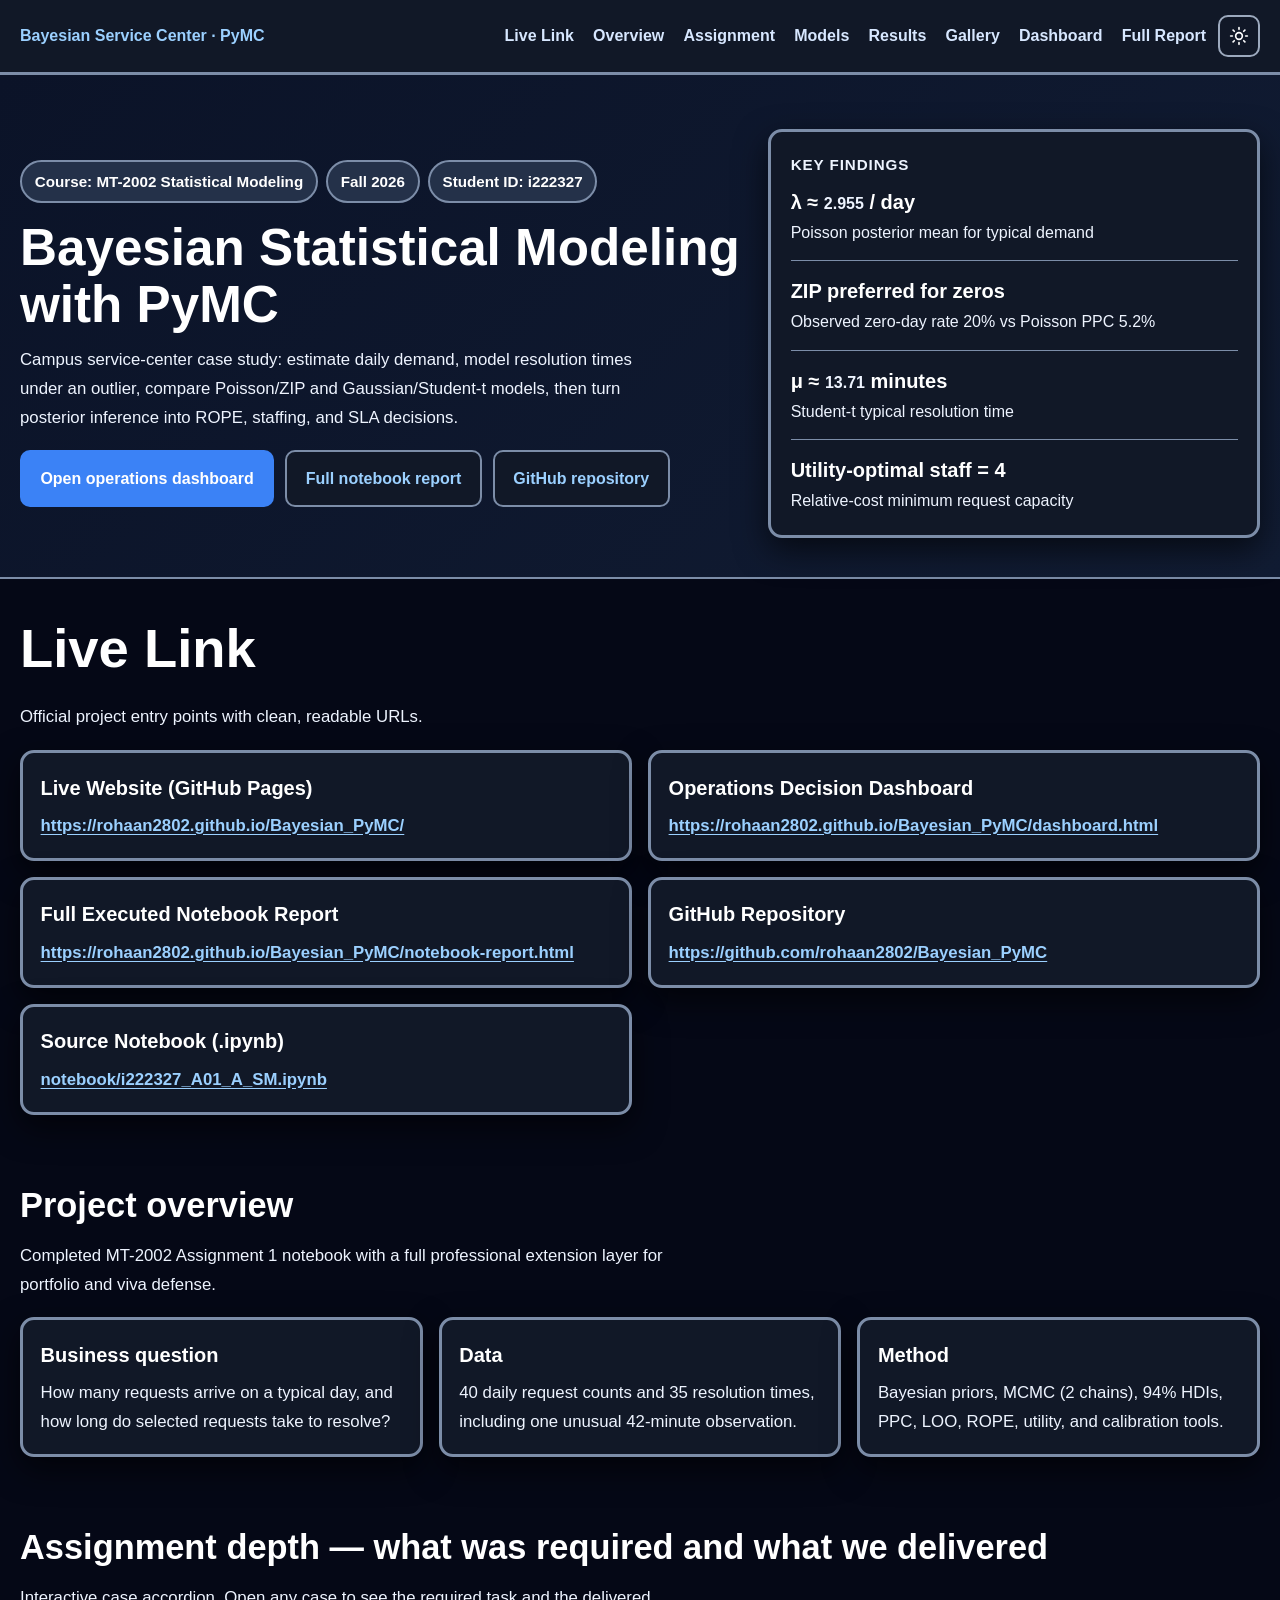
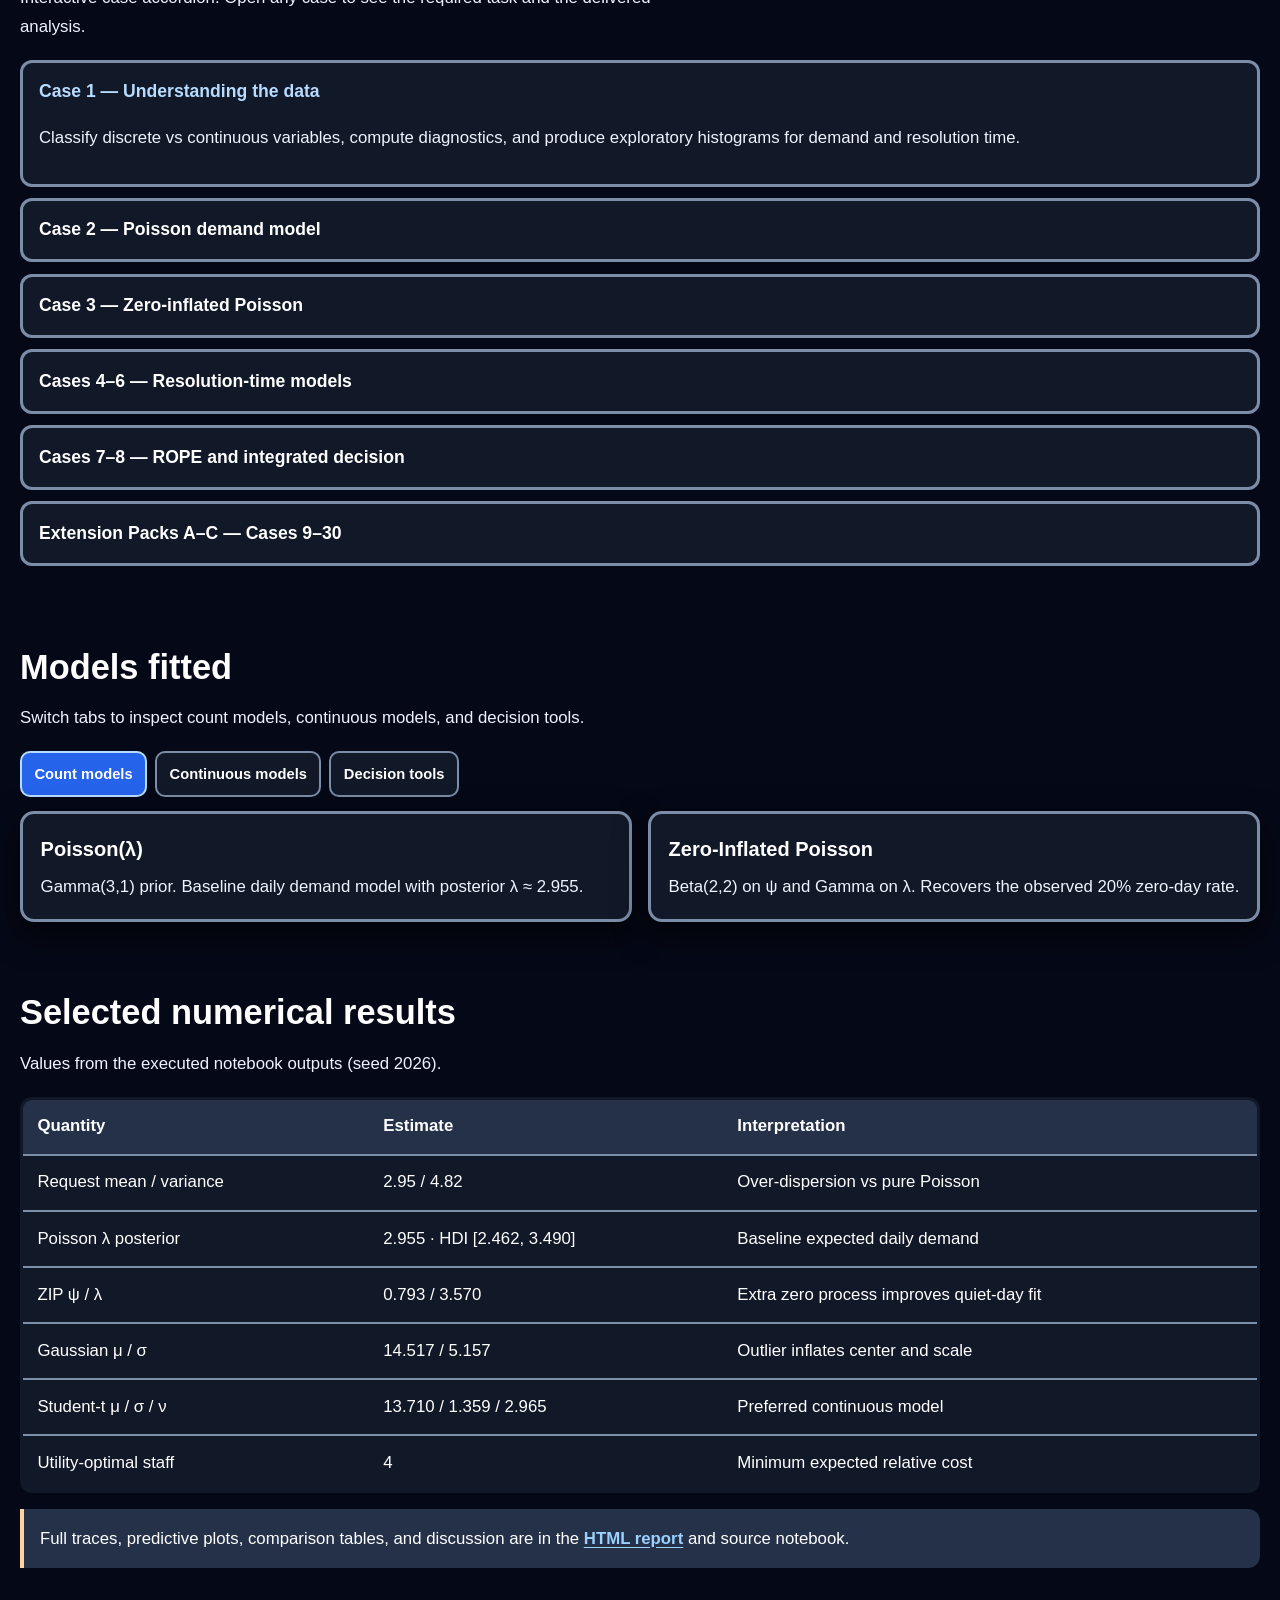
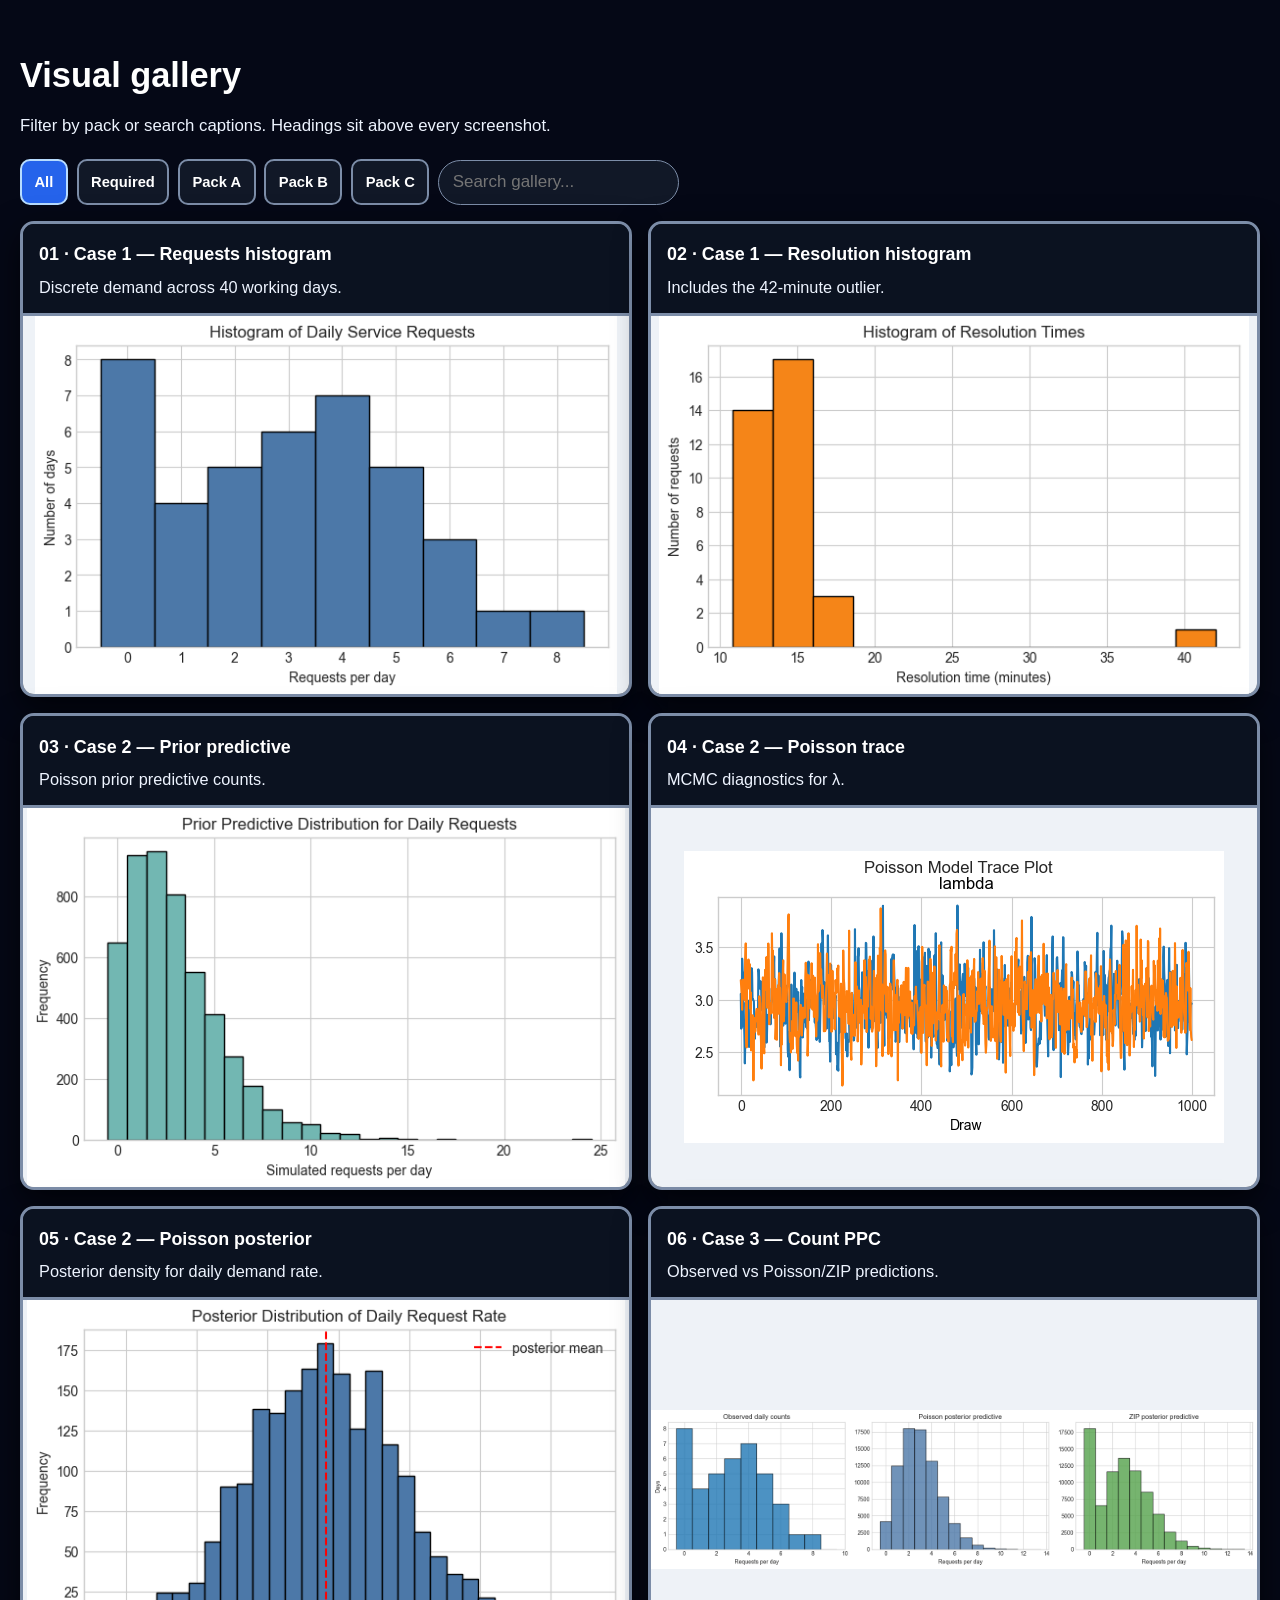
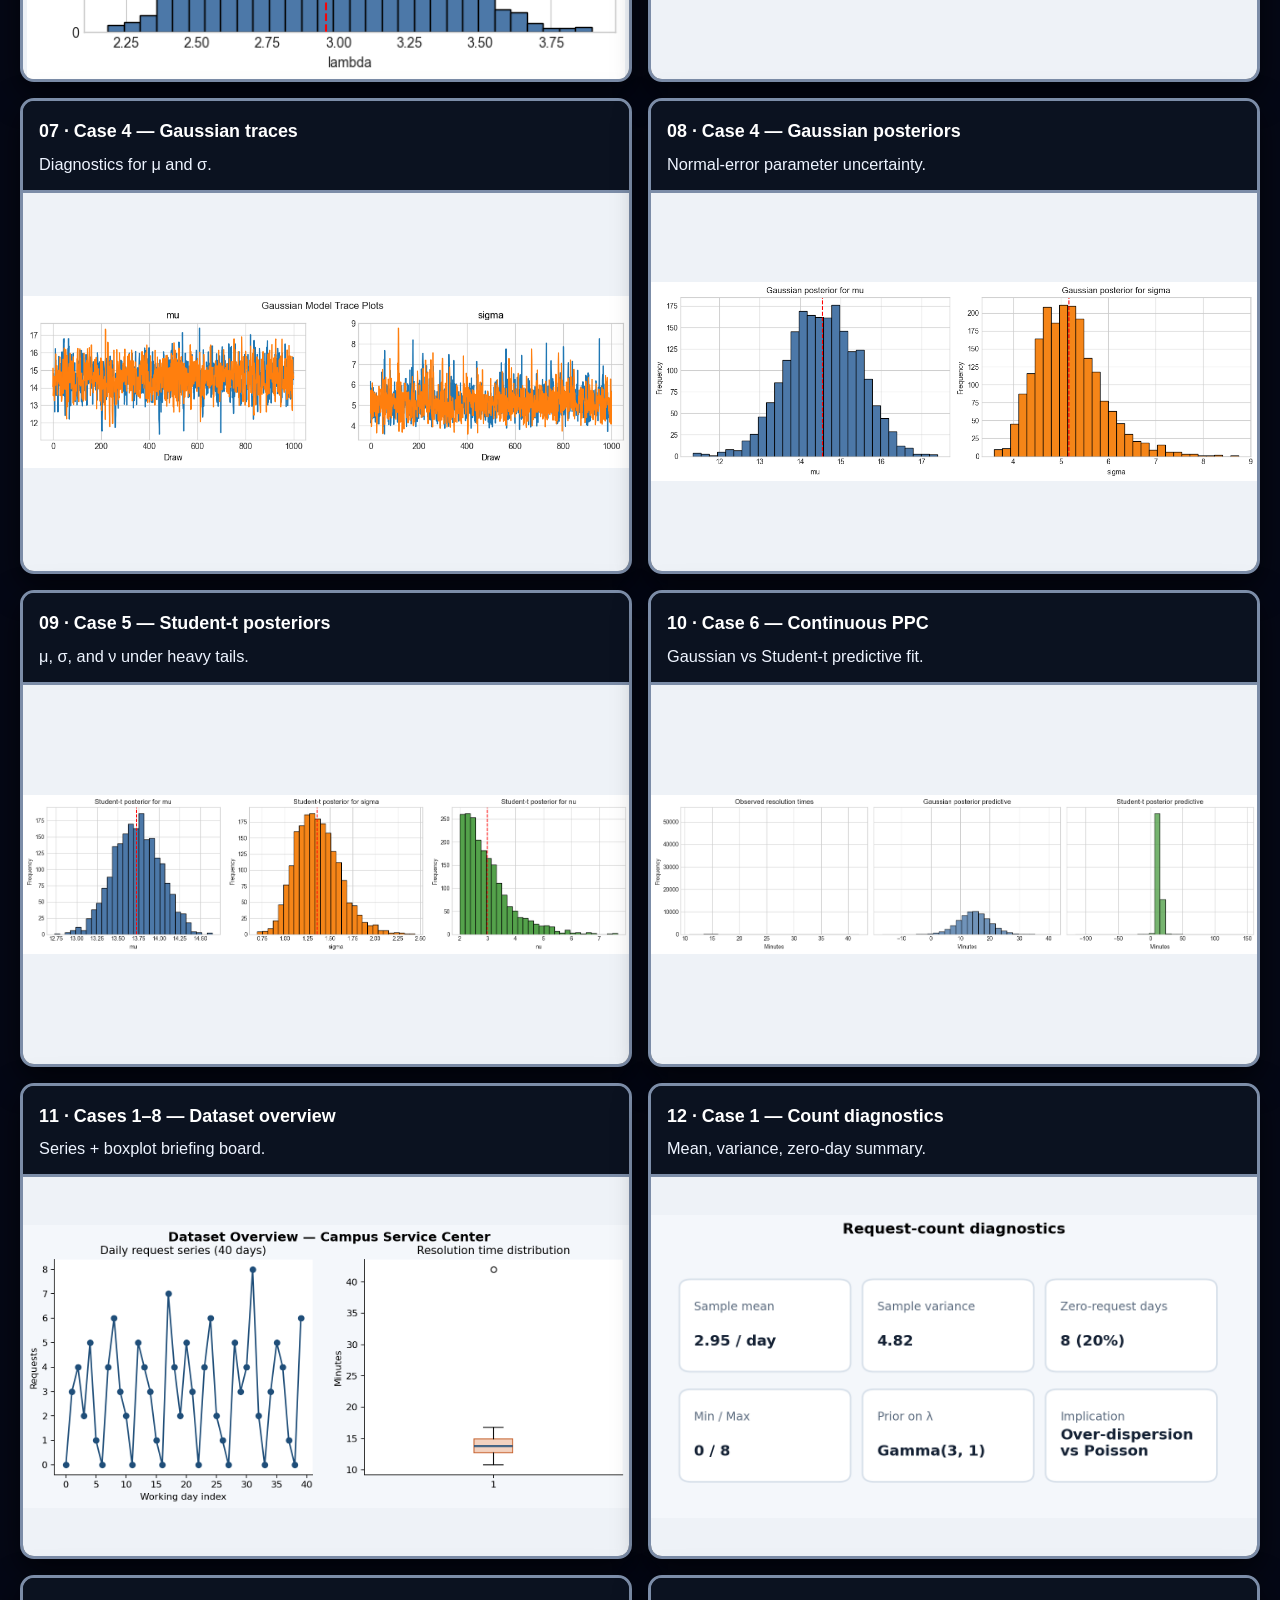
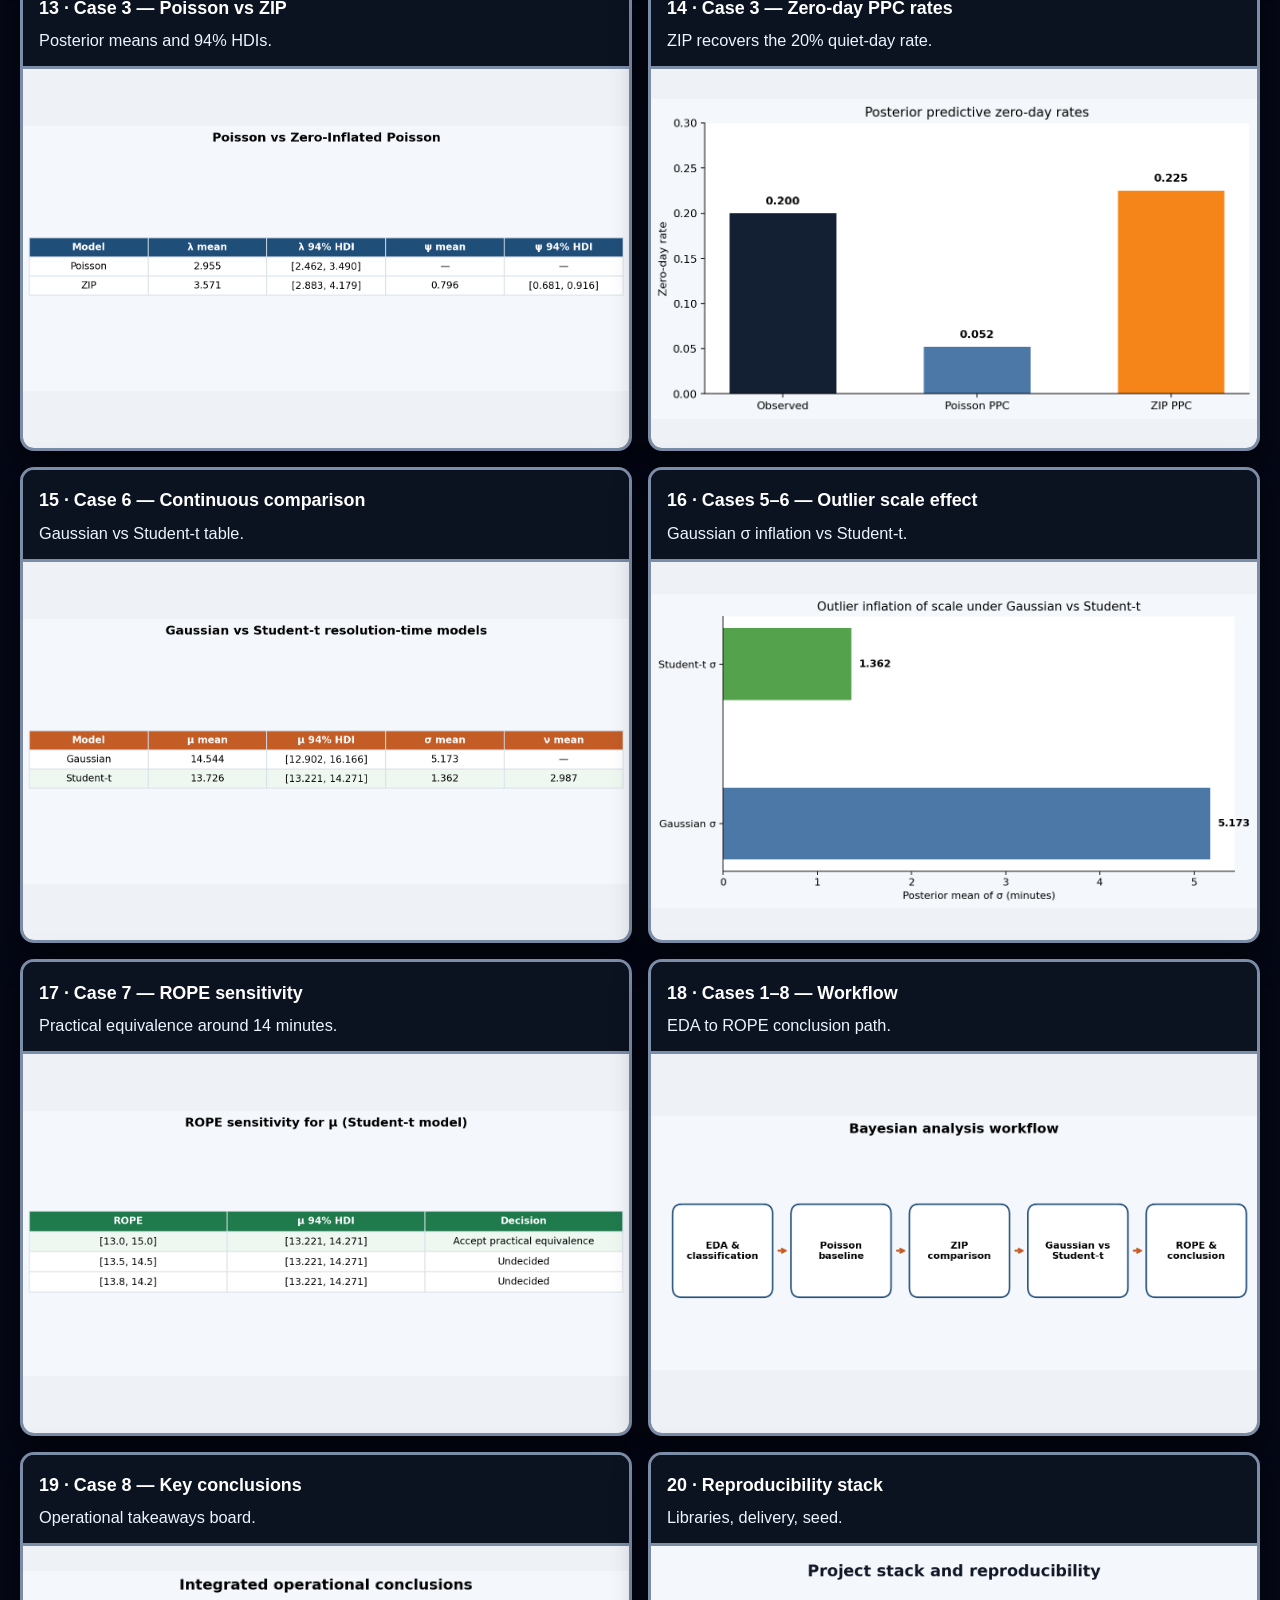
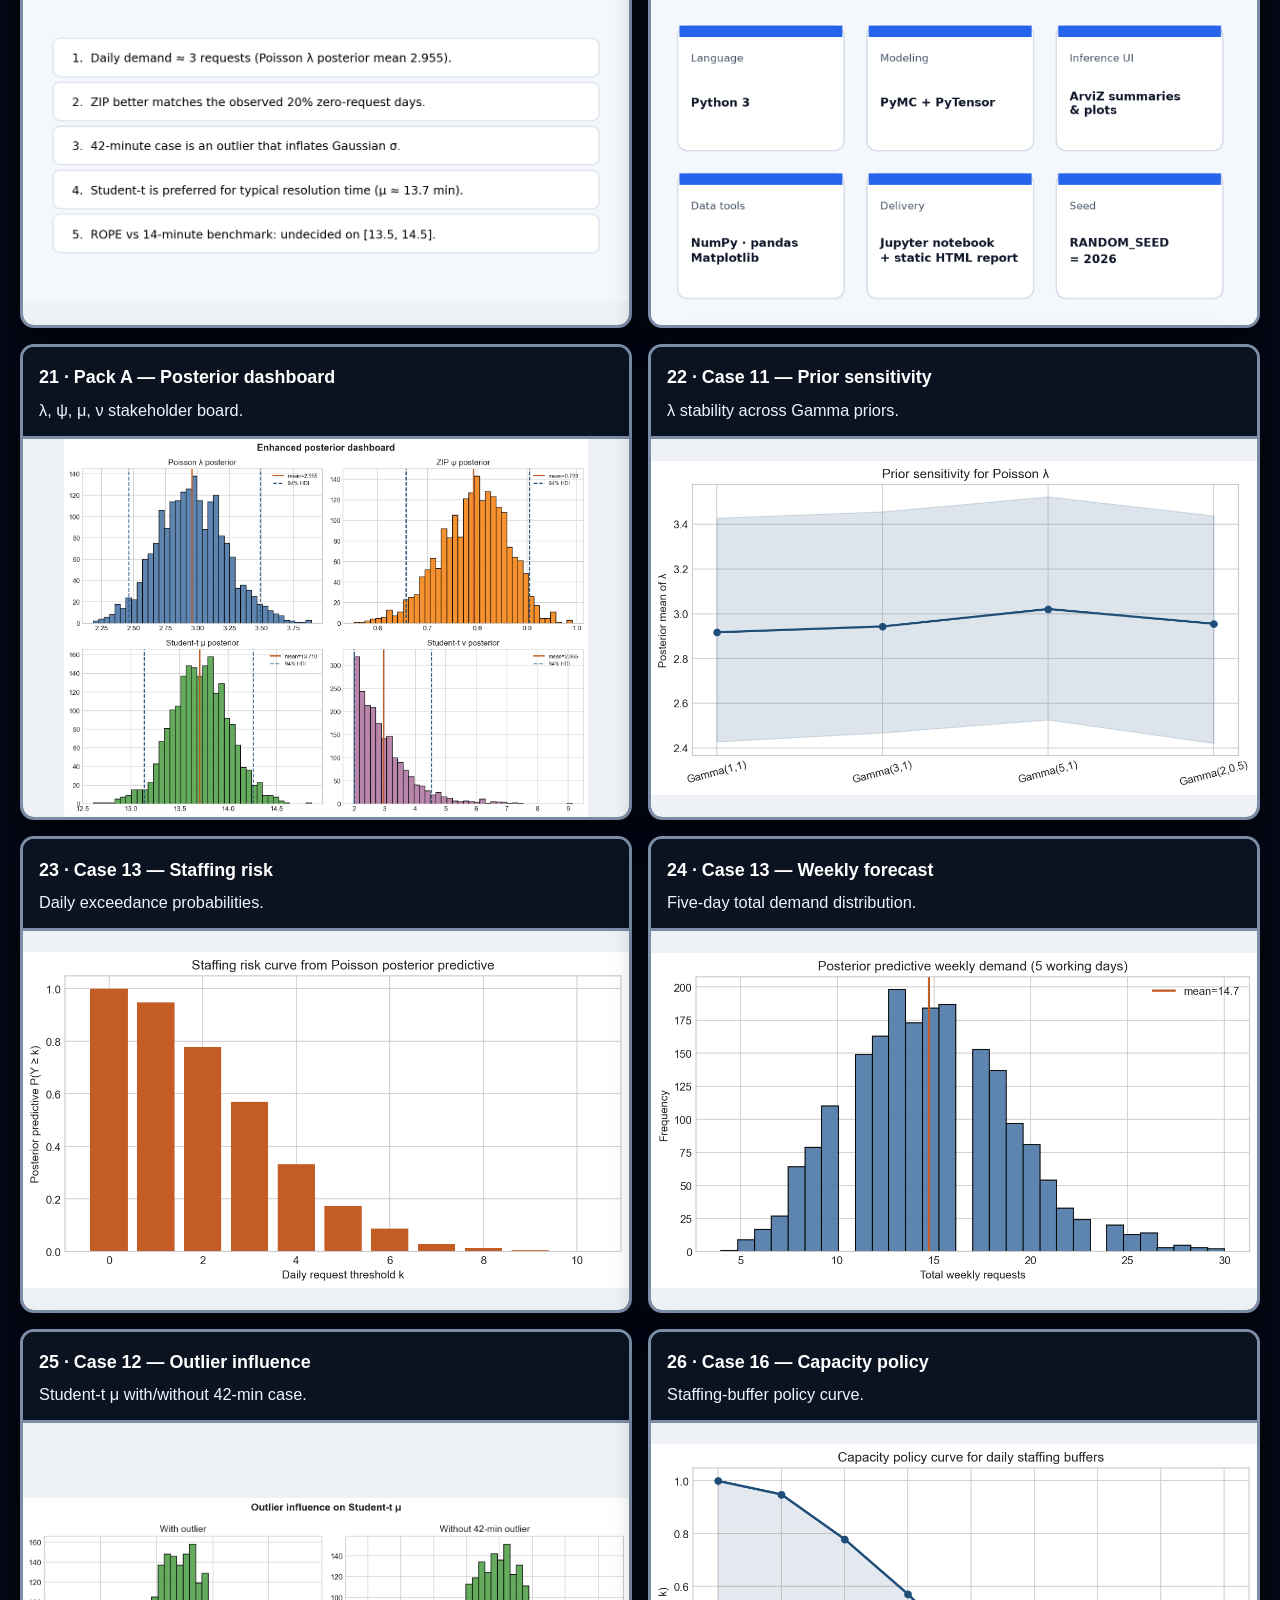
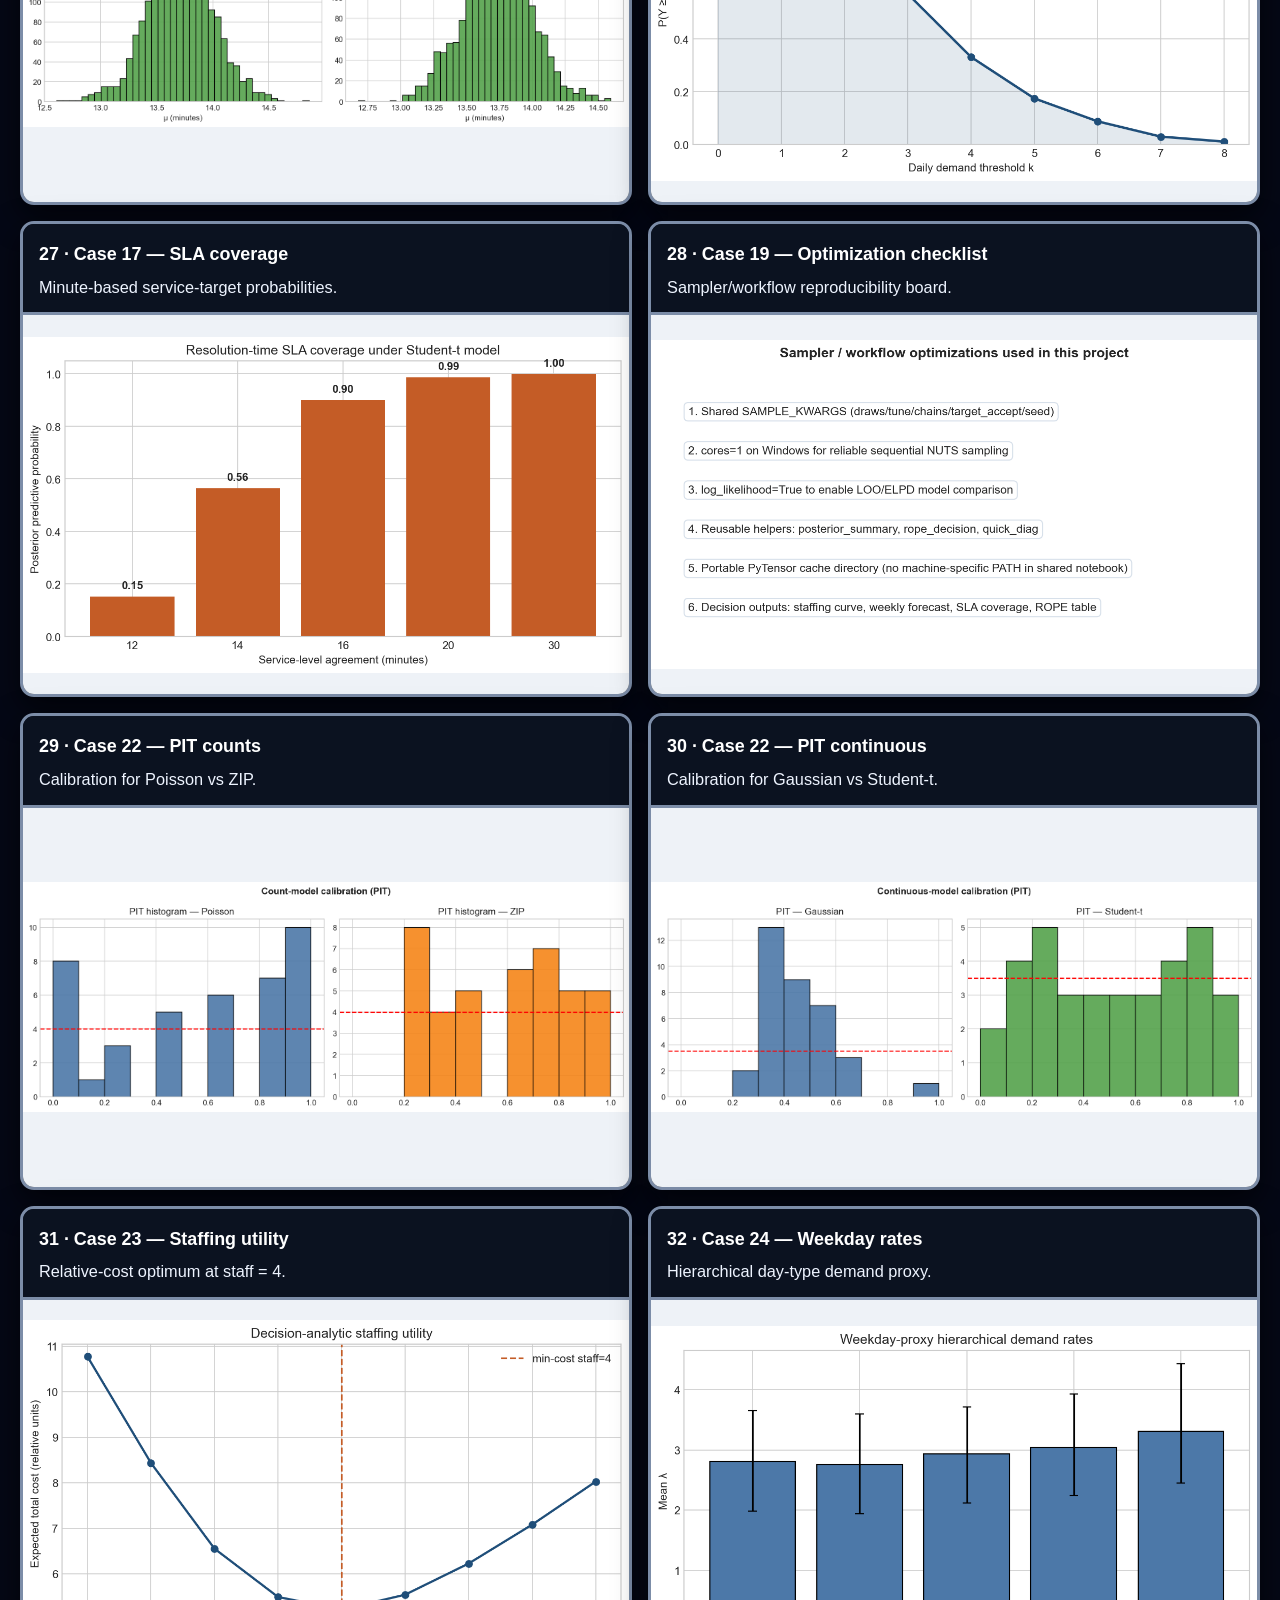
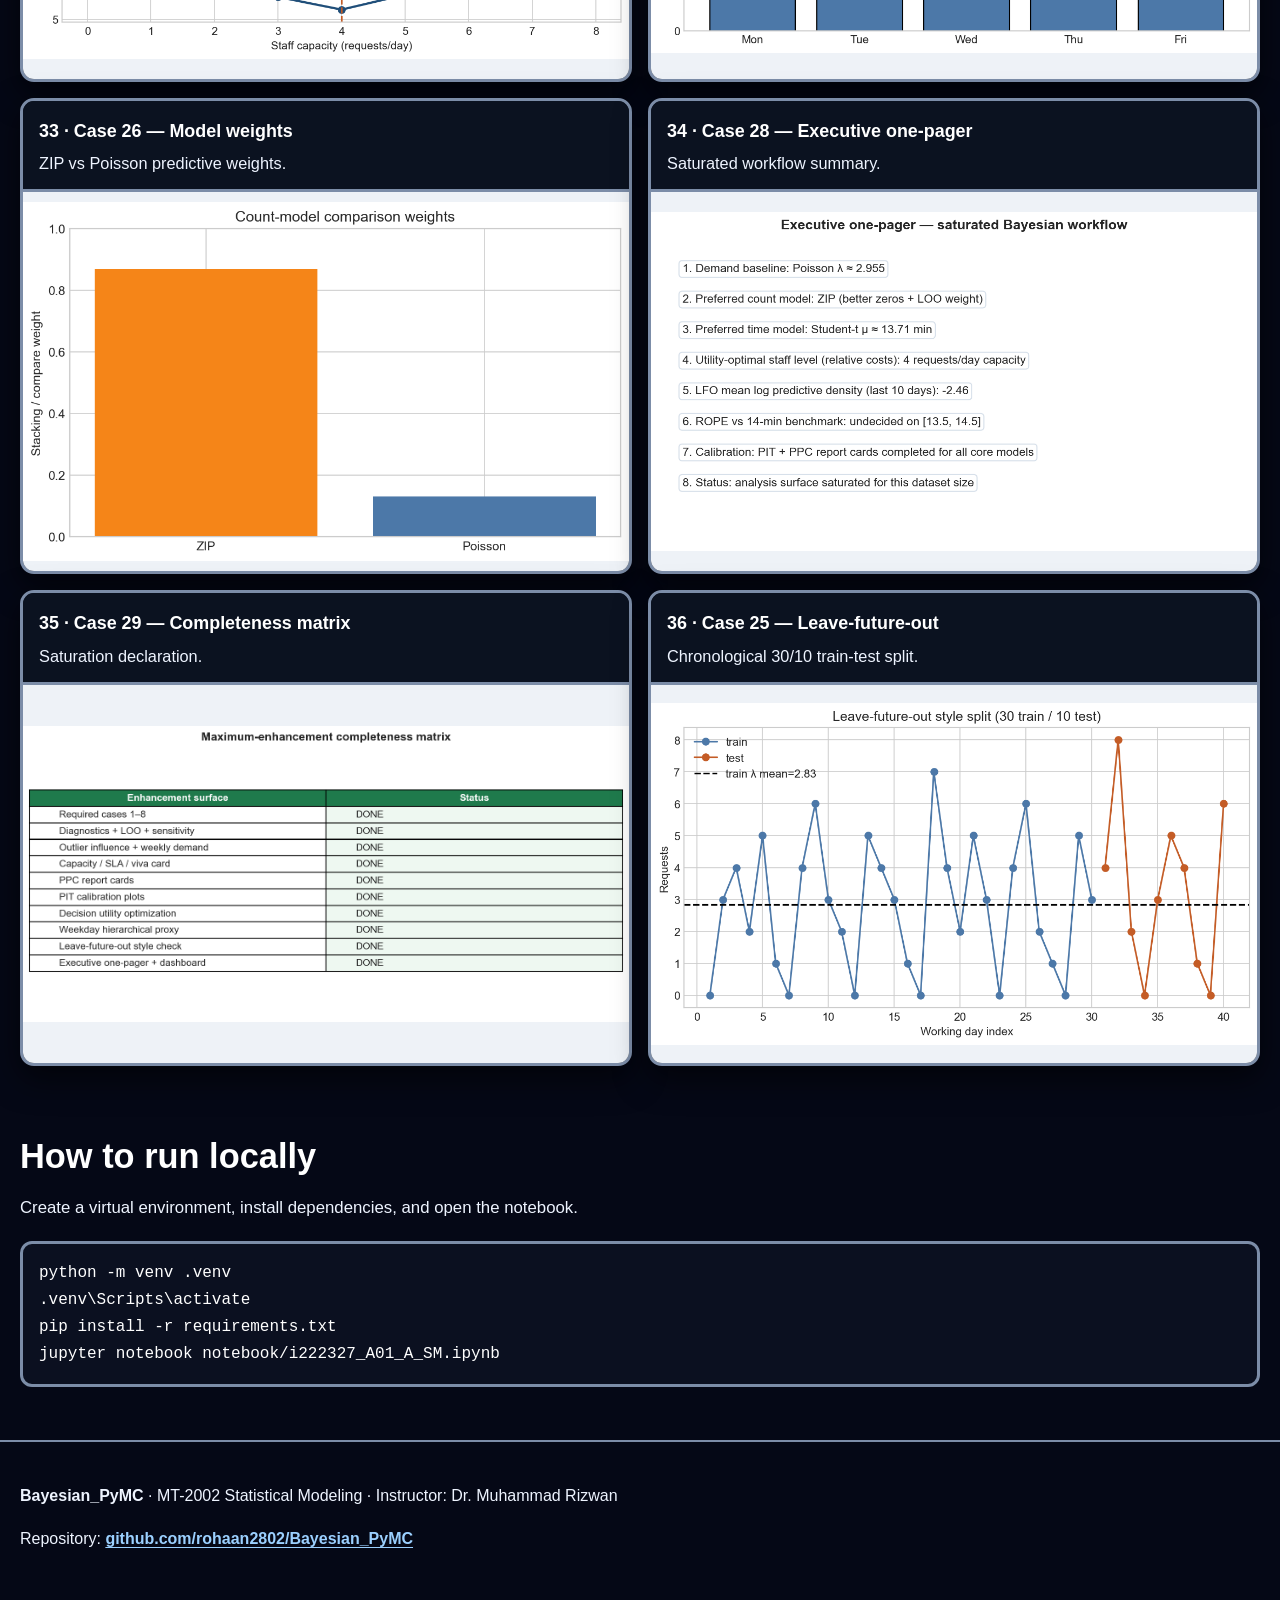
<file: index.html>
<!DOCTYPE html>
<html lang="en" data-theme="dark">
<head>
  <meta charset="UTF-8">
  <meta name="viewport" content="width=device-width, initial-scale=1">
  <title>Bayesian Campus Service Center Analysis | PyMC</title>
  <meta name="description" content="MT-2002 Assignment 1: Bayesian demand and resolution-time analysis for a campus service center using PyMC.">
  <link rel="stylesheet" href="assets/css/theme.css?v=14">
<link rel="icon" href="assets/favicon.svg?v=20261118" type="image/svg+xml">
</head>
<body>
  <header class="topbar">
    <div class="wrap">
      <a class="brand" href="#top">Bayesian Service Center · PyMC</a>
      <button class="menu-toggle" type="button" data-menu-toggle aria-label="Open menu" aria-expanded="false" aria-controls="primary-nav">
        <span></span>
        <span></span>
        <span></span>
      </button>
      <nav class="nav" id="primary-nav" aria-label="Primary">
        <a href="#live-link">Live Link</a>
        <a href="#overview">Overview</a>
        <a href="#assignment">Assignment</a>
        <a href="#models">Models</a>
        <a href="#results">Results</a>
        <a href="#gallery">Gallery</a>
        <a href="dashboard.html">Dashboard</a>
        <a href="notebook-report.html">Full Report</a>
        <button class="theme-btn theme-icon-btn" type="button" data-theme-toggle aria-label="Switch theme" title="Switch theme" aria-pressed="false">
          <svg class="theme-icon theme-icon-sun" viewBox="0 0 24 24" aria-hidden="true"><circle cx="12" cy="12" r="4"></circle><path d="M12 2v2"></path><path d="M12 20v2"></path><path d="m4.93 4.93 1.41 1.41"></path><path d="m17.66 17.66 1.41 1.41"></path><path d="M2 12h2"></path><path d="M20 12h2"></path><path d="m6.34 17.66-1.41 1.41"></path><path d="m19.07 4.93-1.41 1.41"></path></svg>
          <svg class="theme-icon theme-icon-moon" viewBox="0 0 24 24" aria-hidden="true"><path d="M20.99 12.74A8.5 8.5 0 1 1 11.26 3.01 6.5 6.5 0 0 0 20.99 12.74Z"></path></svg>
        </button>
      </nav>
    </div>
  </header>

  <main id="top">
    <section class="hero">
      <div class="wrap hero-grid">
        <div class="reveal">
          <div class="kicker">
            <span class="chip">Course: MT-2002 Statistical Modeling</span>
            <span class="chip">Fall 2026</span>
            <span class="chip">Student ID: i222327</span>
          </div>
          <h1>Bayesian Statistical Modeling with PyMC</h1>
          <p class="lede">
            Campus service-center case study: estimate daily demand, model resolution times under an outlier,
            compare Poisson/ZIP and Gaussian/Student-t models, then turn posterior inference into ROPE,
            staffing, and SLA decisions.
          </p>
          <div class="actions">
            <a class="btn btn-primary" href="dashboard.html">Open operations dashboard</a>
            <a class="btn btn-secondary" href="notebook-report.html">Full notebook report</a>
            <a class="btn btn-secondary" href="https://github.com/rohaan2802/Bayesian_PyMC">GitHub repository</a>
          </div>
        </div>
        <aside class="panel float reveal" aria-label="Key findings">
          <h2 class="h3" style="text-transform:uppercase;letter-spacing:.06em;color:var(--muted);font-size:.95rem">Key findings</h2>
          <ul class="stat-list">
            <li><strong>λ ≈ <span data-count="2.955" data-decimals="3">2.955</span> / day</strong><span>Poisson posterior mean for typical demand</span></li>
            <li><strong>ZIP preferred for zeros</strong><span>Observed zero-day rate 20% vs Poisson PPC 5.2%</span></li>
            <li><strong>μ ≈ <span data-count="13.71" data-decimals="2">13.71</span> minutes</strong><span>Student-t typical resolution time</span></li>
            <li><strong>Utility-optimal staff = 4</strong><span>Relative-cost minimum request capacity</span></li>
          </ul>
        </aside>
      </div>
    </section>

    <section id="live-link">
      <div class="wrap reveal">
        <h2 style="font-size:clamp(2.4rem,5vw,3.4rem)">Live Link</h2>
        <p class="section-lead">Official project entry points with clean, readable URLs.</p>
        <div class="grid-2">
          <article class="card">
            <h3>Live Website (GitHub Pages)</h3>
            <p><a href="https://rohaan2802.github.io/Bayesian_PyMC/">https://rohaan2802.github.io/Bayesian_PyMC/</a></p>
          </article>
          <article class="card">
            <h3>Operations Decision Dashboard</h3>
            <p><a href="https://rohaan2802.github.io/Bayesian_PyMC/dashboard.html">https://rohaan2802.github.io/Bayesian_PyMC/dashboard.html</a></p>
          </article>
          <article class="card">
            <h3>Full Executed Notebook Report</h3>
            <p><a href="https://rohaan2802.github.io/Bayesian_PyMC/notebook-report.html">https://rohaan2802.github.io/Bayesian_PyMC/notebook-report.html</a></p>
          </article>
          <article class="card">
            <h3>GitHub Repository</h3>
            <p><a href="https://github.com/rohaan2802/Bayesian_PyMC">https://github.com/rohaan2802/Bayesian_PyMC</a></p>
          </article>
          <article class="card">
            <h3>Source Notebook (.ipynb)</h3>
            <p><a href="https://github.com/rohaan2802/Bayesian_PyMC/blob/main/notebook/i222327_A01_A_SM.ipynb">notebook/i222327_A01_A_SM.ipynb</a></p>
          </article>
        </div>
      </div>
    </section>

    <section id="overview">
      <div class="wrap reveal">
        <h2>Project overview</h2>
        <p class="section-lead">Completed MT-2002 Assignment 1 notebook with a full professional extension layer for portfolio and viva defense.</p>
        <div class="grid-3">
          <article class="card"><h3>Business question</h3><p>How many requests arrive on a typical day, and how long do selected requests take to resolve?</p></article>
          <article class="card"><h3>Data</h3><p>40 daily request counts and 35 resolution times, including one unusual 42-minute observation.</p></article>
          <article class="card"><h3>Method</h3><p>Bayesian priors, MCMC (2 chains), 94% HDIs, PPC, LOO, ROPE, utility, and calibration tools.</p></article>
        </div>
      </div>
    </section>

    <section id="assignment">
      <div class="wrap reveal">
        <h2>Assignment depth — what was required and what we delivered</h2>
        <p class="section-lead">Interactive case accordion. Open any case to see the required task and the delivered analysis.</p>
        <div class="accordion">
          <details open>
            <summary>Case 1 — Understanding the data</summary>
            <p>Classify discrete vs continuous variables, compute diagnostics, and produce exploratory histograms for demand and resolution time.</p>
          </details>
          <details>
            <summary>Case 2 — Poisson demand model</summary>
            <p>Specify Gamma prior for λ, check prior predictive distribution, sample posterior, report mean and 94% HDI.</p>
          </details>
          <details>
            <summary>Case 3 — Zero-inflated Poisson</summary>
            <p>Test whether zero-request days need a separate process; compare Poisson vs ZIP with PPC zero-day rates.</p>
          </details>
          <details>
            <summary>Cases 4–6 — Resolution-time models</summary>
            <p>Fit Gaussian and Student-t models, compare parameters and predictive fit, explain outlier influence of the 42-minute case.</p>
          </details>
          <details>
            <summary>Cases 7–8 — ROPE and integrated decision</summary>
            <p>Compare μ against a 14-minute operational benchmark using ROPE rules, then write a management-facing conclusion.</p>
          </details>
          <details>
            <summary>Extension Packs A–C — Cases 9–30</summary>
            <p>Diagnostics, LOO, sensitivity, influence, staffing/SLA tools, PIT calibration, utility optimization, hierarchical weekday proxy, leave-future-out check, and saturation board.</p>
          </details>
        </div>
      </div>
    </section>

    <section id="models">
      <div class="wrap reveal" data-tabs>
        <h2>Models fitted</h2>
        <p class="section-lead">Switch tabs to inspect count models, continuous models, and decision tools.</p>
        <div class="tabs">
          <button class="chip-btn active" type="button" data-tab="count">Count models</button>
          <button class="chip-btn" type="button" data-tab="cont">Continuous models</button>
          <button class="chip-btn" type="button" data-tab="decision">Decision tools</button>
        </div>
        <div class="tab-panel active" data-tab-panel="count">
          <div class="grid-2">
            <article class="card"><h3>Poisson(λ)</h3><p>Gamma(3,1) prior. Baseline daily demand model with posterior λ ≈ 2.955.</p></article>
            <article class="card"><h3>Zero-Inflated Poisson</h3><p>Beta(2,2) on ψ and Gamma on λ. Recovers the observed 20% zero-day rate.</p></article>
          </div>
        </div>
        <div class="tab-panel" data-tab-panel="cont">
          <div class="grid-2">
            <article class="card"><h3>Gaussian</h3><p>Sensitive to the 42-minute outlier; σ inflates to about 5.2 minutes.</p></article>
            <article class="card"><h3>Student-t</h3><p>Preferred model for typical time: μ ≈ 13.71, σ ≈ 1.36, ν ≈ 2.97.</p></article>
          </div>
        </div>
        <div class="tab-panel" data-tab-panel="decision">
          <div class="grid-2">
            <article class="card"><h3>ROPE</h3><p>Against 14 minutes, default ROPE [13.5, 14.5] remains undecided.</p></article>
            <article class="card"><h3>Utility & SLA</h3><p>Staff optimum = 4 under relative costs; SLA coverage curves for 12–30 minutes.</p></article>
          </div>
        </div>
      </div>
    </section>

    <section id="results">
      <div class="wrap reveal">
        <h2>Selected numerical results</h2>
        <p class="section-lead">Values from the executed notebook outputs (seed 2026).</p>
        <div style="overflow-x:auto">
          <table>
            <thead>
              <tr><th>Quantity</th><th>Estimate</th><th>Interpretation</th></tr>
            </thead>
            <tbody>
              <tr><td>Request mean / variance</td><td>2.95 / 4.82</td><td>Over-dispersion vs pure Poisson</td></tr>
              <tr><td>Poisson λ posterior</td><td>2.955 · HDI [2.462, 3.490]</td><td>Baseline expected daily demand</td></tr>
              <tr><td>ZIP ψ / λ</td><td>0.793 / 3.570</td><td>Extra zero process improves quiet-day fit</td></tr>
              <tr><td>Gaussian μ / σ</td><td>14.517 / 5.157</td><td>Outlier inflates center and scale</td></tr>
              <tr><td>Student-t μ / σ / ν</td><td>13.710 / 1.359 / 2.965</td><td>Preferred continuous model</td></tr>
              <tr><td>Utility-optimal staff</td><td>4</td><td>Minimum expected relative cost</td></tr>
            </tbody>
          </table>
        </div>
        <p class="note" style="margin-top:1rem">Full traces, predictive plots, comparison tables, and discussion are in the <a href="notebook-report.html">HTML report</a> and source notebook.</p>
      </div>
    </section>

    <section id="gallery">
      <div class="wrap reveal">
        <h2>Visual gallery</h2>
        <p class="section-lead">Filter by pack or search captions. Headings sit above every screenshot.</p>
        <div class="filters">
          <button class="chip-btn active" type="button" data-filter="all">All</button>
          <button class="chip-btn" type="button" data-filter="required">Required</button>
          <button class="chip-btn" type="button" data-filter="packa">Pack A</button>
          <button class="chip-btn" type="button" data-filter="packb">Pack B</button>
          <button class="chip-btn" type="button" data-filter="packc">Pack C</button>
          <input data-gallery-search type="search" placeholder="Search gallery..." style="min-width:min(100%,220px);border:1px solid var(--line);border-radius:999px;padding:.45rem .85rem;background:var(--bg-elev);color:var(--ink);font:inherit">
        </div>
        <div class="grid-2" id="gallery-grid">
          <figure class="shot" data-pack="required"><figcaption><strong>01 · Case 1 — Requests histogram</strong>Discrete demand across 40 working days.</figcaption><img src="docs/screenshots/01-requests-histogram.png" alt="Requests histogram" loading="lazy"></figure>
          <figure class="shot" data-pack="required"><figcaption><strong>02 · Case 1 — Resolution histogram</strong>Includes the 42-minute outlier.</figcaption><img src="docs/screenshots/02-resolution-histogram.png" alt="Resolution histogram" loading="lazy"></figure>
          <figure class="shot" data-pack="required"><figcaption><strong>03 · Case 2 — Prior predictive</strong>Poisson prior predictive counts.</figcaption><img src="docs/screenshots/03-prior-predictive-counts.png" alt="Prior predictive" loading="lazy"></figure>
          <figure class="shot" data-pack="required"><figcaption><strong>04 · Case 2 — Poisson trace</strong>MCMC diagnostics for λ.</figcaption><img src="docs/screenshots/04-poisson-trace.png" alt="Poisson trace" loading="lazy"></figure>
          <figure class="shot" data-pack="required"><figcaption><strong>05 · Case 2 — Poisson posterior</strong>Posterior density for daily demand rate.</figcaption><img src="docs/screenshots/05-poisson-posterior-lambda.png" alt="Poisson posterior" loading="lazy"></figure>
          <figure class="shot" data-pack="required"><figcaption><strong>06 · Case 3 — Count PPC</strong>Observed vs Poisson/ZIP predictions.</figcaption><img src="docs/screenshots/06-zip-ppc-compare.png" alt="Count PPC" loading="lazy"></figure>
          <figure class="shot" data-pack="required"><figcaption><strong>07 · Case 4 — Gaussian traces</strong>Diagnostics for μ and σ.</figcaption><img src="docs/screenshots/07-gaussian-trace.png" alt="Gaussian traces" loading="lazy"></figure>
          <figure class="shot" data-pack="required"><figcaption><strong>08 · Case 4 — Gaussian posteriors</strong>Normal-error parameter uncertainty.</figcaption><img src="docs/screenshots/08-gaussian-posteriors.png" alt="Gaussian posteriors" loading="lazy"></figure>
          <figure class="shot" data-pack="required"><figcaption><strong>09 · Case 5 — Student-t posteriors</strong>μ, σ, and ν under heavy tails.</figcaption><img src="docs/screenshots/09-student-t-posteriors.png" alt="Student-t posteriors" loading="lazy"></figure>
          <figure class="shot" data-pack="required"><figcaption><strong>10 · Case 6 — Continuous PPC</strong>Gaussian vs Student-t predictive fit.</figcaption><img src="docs/screenshots/10-continuous-ppc-compare.png" alt="Continuous PPC" loading="lazy"></figure>
          <figure class="shot" data-pack="required"><figcaption><strong>11 · Cases 1–8 — Dataset overview</strong>Series + boxplot briefing board.</figcaption><img src="docs/screenshots/11-dataset-overview.png" alt="Dataset overview" loading="lazy"></figure>
          <figure class="shot" data-pack="required"><figcaption><strong>12 · Case 1 — Count diagnostics</strong>Mean, variance, zero-day summary.</figcaption><img src="docs/screenshots/12-count-diagnostics-cards.png" alt="Count diagnostics" loading="lazy"></figure>
          <figure class="shot" data-pack="required"><figcaption><strong>13 · Case 3 — Poisson vs ZIP</strong>Posterior means and 94% HDIs.</figcaption><img src="docs/screenshots/13-poisson-vs-zip-table.png" alt="Poisson vs ZIP" loading="lazy"></figure>
          <figure class="shot" data-pack="required"><figcaption><strong>14 · Case 3 — Zero-day PPC rates</strong>ZIP recovers the 20% quiet-day rate.</figcaption><img src="docs/screenshots/14-zero-day-ppc-rates.png" alt="Zero-day rates" loading="lazy"></figure>
          <figure class="shot" data-pack="required"><figcaption><strong>15 · Case 6 — Continuous comparison</strong>Gaussian vs Student-t table.</figcaption><img src="docs/screenshots/15-gaussian-vs-studentt-table.png" alt="Continuous comparison" loading="lazy"></figure>
          <figure class="shot" data-pack="required"><figcaption><strong>16 · Cases 5–6 — Outlier scale effect</strong>Gaussian σ inflation vs Student-t.</figcaption><img src="docs/screenshots/16-outlier-scale-effect.png" alt="Outlier scale" loading="lazy"></figure>
          <figure class="shot" data-pack="required"><figcaption><strong>17 · Case 7 — ROPE sensitivity</strong>Practical equivalence around 14 minutes.</figcaption><img src="docs/screenshots/17-rope-sensitivity-table.png" alt="ROPE" loading="lazy"></figure>
          <figure class="shot" data-pack="required"><figcaption><strong>18 · Cases 1–8 — Workflow</strong>EDA to ROPE conclusion path.</figcaption><img src="docs/screenshots/18-analysis-workflow.png" alt="Workflow" loading="lazy"></figure>
          <figure class="shot" data-pack="required"><figcaption><strong>19 · Case 8 — Key conclusions</strong>Operational takeaways board.</figcaption><img src="docs/screenshots/19-key-conclusions.png" alt="Conclusions" loading="lazy"></figure>
          <figure class="shot" data-pack="required"><figcaption><strong>20 · Reproducibility stack</strong>Libraries, delivery, seed.</figcaption><img src="docs/screenshots/20-stack-reproducibility.png" alt="Stack" loading="lazy"></figure>
          <figure class="shot" data-pack="packa"><figcaption><strong>21 · Pack A — Posterior dashboard</strong>λ, ψ, μ, ν stakeholder board.</figcaption><img src="docs/screenshots/21-enhanced-posterior-dashboard.png" alt="Dashboard" loading="lazy"></figure>
          <figure class="shot" data-pack="packa"><figcaption><strong>22 · Case 11 — Prior sensitivity</strong>λ stability across Gamma priors.</figcaption><img src="docs/screenshots/22-prior-sensitivity-lambda.png" alt="Prior sensitivity" loading="lazy"></figure>
          <figure class="shot" data-pack="packa"><figcaption><strong>23 · Case 13 — Staffing risk</strong>Daily exceedance probabilities.</figcaption><img src="docs/screenshots/23-staffing-risk-curve.png" alt="Staffing risk" loading="lazy"></figure>
          <figure class="shot" data-pack="packa"><figcaption><strong>24 · Case 13 — Weekly forecast</strong>Five-day total demand distribution.</figcaption><img src="docs/screenshots/24-weekly-demand-forecast.png" alt="Weekly forecast" loading="lazy"></figure>
          <figure class="shot" data-pack="packa"><figcaption><strong>25 · Case 12 — Outlier influence</strong>Student-t μ with/without 42-min case.</figcaption><img src="docs/screenshots/25-outlier-influence-mu.png" alt="Outlier influence" loading="lazy"></figure>
          <figure class="shot" data-pack="packb"><figcaption><strong>26 · Case 16 — Capacity policy</strong>Staffing-buffer policy curve.</figcaption><img src="docs/screenshots/26-capacity-policy-curve.png" alt="Capacity policy" loading="lazy"></figure>
          <figure class="shot" data-pack="packb"><figcaption><strong>27 · Case 17 — SLA coverage</strong>Minute-based service-target probabilities.</figcaption><img src="docs/screenshots/27-resolution-sla-coverage.png" alt="SLA coverage" loading="lazy"></figure>
          <figure class="shot" data-pack="packb"><figcaption><strong>28 · Case 19 — Optimization checklist</strong>Sampler/workflow reproducibility board.</figcaption><img src="docs/screenshots/28-optimization-checklist.png" alt="Optimization" loading="lazy"></figure>
          <figure class="shot" data-pack="packc"><figcaption><strong>29 · Case 22 — PIT counts</strong>Calibration for Poisson vs ZIP.</figcaption><img src="docs/screenshots/29-pit-count-models.png" alt="PIT counts" loading="lazy"></figure>
          <figure class="shot" data-pack="packc"><figcaption><strong>30 · Case 22 — PIT continuous</strong>Calibration for Gaussian vs Student-t.</figcaption><img src="docs/screenshots/30-pit-continuous-models.png" alt="PIT continuous" loading="lazy"></figure>
          <figure class="shot" data-pack="packc"><figcaption><strong>31 · Case 23 — Staffing utility</strong>Relative-cost optimum at staff = 4.</figcaption><img src="docs/screenshots/31-staffing-utility-curve.png" alt="Utility" loading="lazy"></figure>
          <figure class="shot" data-pack="packc"><figcaption><strong>32 · Case 24 — Weekday rates</strong>Hierarchical day-type demand proxy.</figcaption><img src="docs/screenshots/32-weekday-hierarchical-rates.png" alt="Weekday" loading="lazy"></figure>
          <figure class="shot" data-pack="packc"><figcaption><strong>33 · Case 26 — Model weights</strong>ZIP vs Poisson predictive weights.</figcaption><img src="docs/screenshots/33-model-comparison-weights.png" alt="Weights" loading="lazy"></figure>
          <figure class="shot" data-pack="packc"><figcaption><strong>34 · Case 28 — Executive one-pager</strong>Saturated workflow summary.</figcaption><img src="docs/screenshots/34-executive-one-pager.png" alt="Executive" loading="lazy"></figure>
          <figure class="shot" data-pack="packc"><figcaption><strong>35 · Case 29 — Completeness matrix</strong>Saturation declaration.</figcaption><img src="docs/screenshots/35-completeness-matrix.png" alt="Completeness" loading="lazy"></figure>
          <figure class="shot" data-pack="packc"><figcaption><strong>36 · Case 25 — Leave-future-out</strong>Chronological 30/10 train-test split.</figcaption><img src="docs/screenshots/36-leave-future-out-split.png" alt="LFO" loading="lazy"></figure>
        </div>
      </div>
    </section>

    <section>
      <div class="wrap reveal">
        <h2>How to run locally</h2>
        <p class="section-lead">Create a virtual environment, install dependencies, and open the notebook.</p>
        <pre>python -m venv .venv
.venv\Scripts\activate
pip install -r requirements.txt
jupyter notebook notebook/i222327_A01_A_SM.ipynb</pre>
      </div>
    </section>
  </main>

  <footer class="footer">
    <div class="wrap">
      <p><strong>Bayesian_PyMC</strong> · MT-2002 Statistical Modeling · Instructor: Dr. Muhammad Rizwan</p>
      <p>Repository: <a href="https://github.com/rohaan2802/Bayesian_PyMC">github.com/rohaan2802/Bayesian_PyMC</a></p>
    </div>
  </footer>
  <button class="back-to-top" type="button" aria-label="Back to top" hidden>
    <svg width="28" height="28" viewBox="0 0 24 24" fill="none" stroke="currentColor" stroke-width="3.5" stroke-linecap="round" stroke-linejoin="round" aria-hidden="true"><path d="M12 20V4m-7 7 7-7 7 7"/></svg>
  </button>
  <script src="assets/js/site.js?v=11"></script>
</body>
</html>
</file>
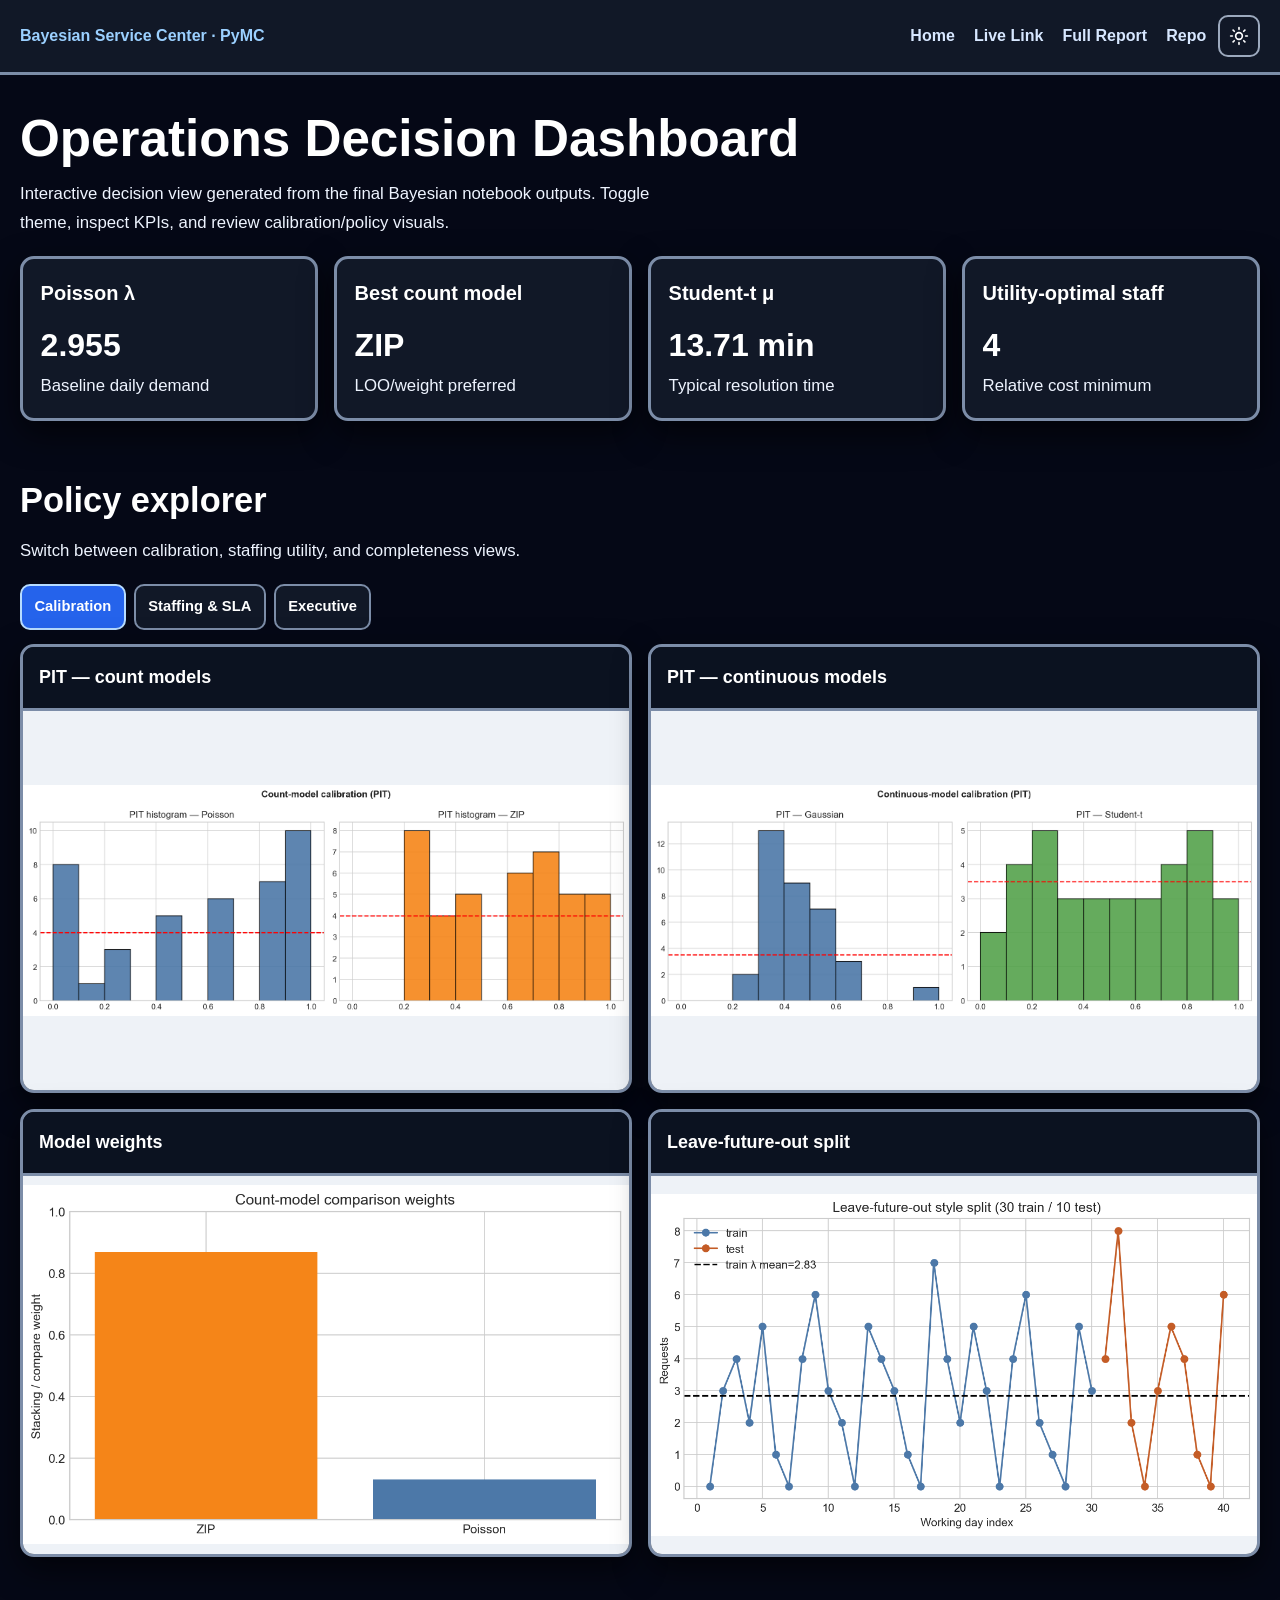
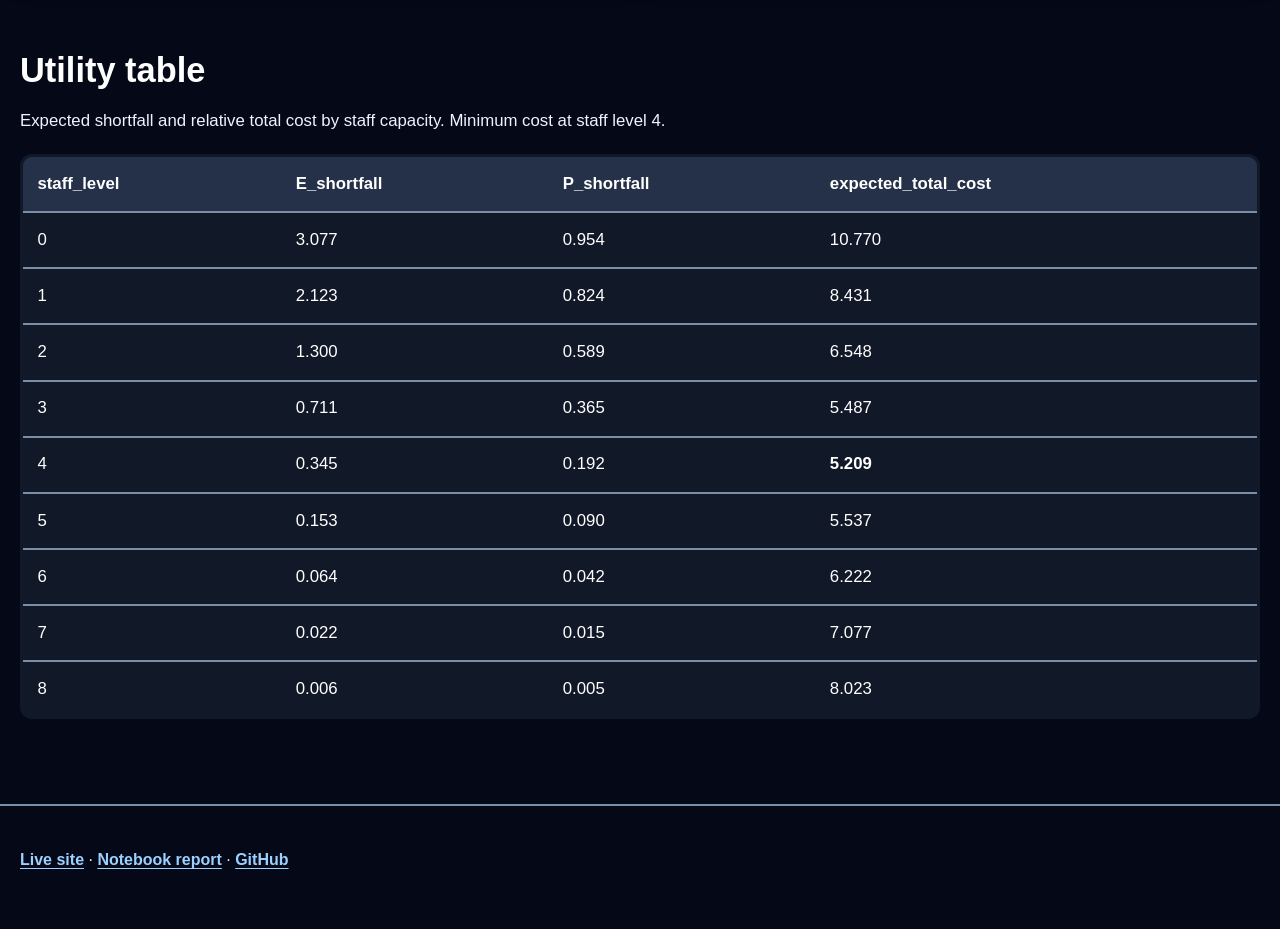
<file: dashboard.html>
<!DOCTYPE html>
<html lang="en" data-theme="dark">
<head>
  <meta charset="UTF-8">
  <meta name="viewport" content="width=device-width, initial-scale=1">
  <title>Operations Decision Dashboard | Bayesian Service Center</title>
  <link rel="stylesheet" href="assets/css/theme.css?v=14">
<link rel="icon" href="assets/favicon.svg?v=20261118" type="image/svg+xml">
</head>
<body>
  <header class="topbar">
    <div class="wrap">
      <a class="brand" href="index.html">Bayesian Service Center · PyMC</a>
      <button class="menu-toggle" type="button" data-menu-toggle aria-label="Open menu" aria-expanded="false" aria-controls="primary-nav">
        <span></span>
        <span></span>
        <span></span>
      </button>
      <nav class="nav" id="primary-nav" aria-label="Primary">
        <a href="index.html">Home</a>
        <a href="index.html#live-link">Live Link</a>
        <a href="notebook-report.html">Full Report</a>
        <a href="https://github.com/rohaan2802/Bayesian_PyMC">Repo</a>
        <button class="theme-btn theme-icon-btn" type="button" data-theme-toggle aria-label="Switch theme" title="Switch theme" aria-pressed="false">
          <svg class="theme-icon theme-icon-sun" viewBox="0 0 24 24" aria-hidden="true"><circle cx="12" cy="12" r="4"></circle><path d="M12 2v2"></path><path d="M12 20v2"></path><path d="m4.93 4.93 1.41 1.41"></path><path d="m17.66 17.66 1.41 1.41"></path><path d="M2 12h2"></path><path d="M20 12h2"></path><path d="m6.34 17.66-1.41 1.41"></path><path d="m19.07 4.93-1.41 1.41"></path></svg>
          <svg class="theme-icon theme-icon-moon" viewBox="0 0 24 24" aria-hidden="true"><path d="M20.99 12.74A8.5 8.5 0 1 1 11.26 3.01 6.5 6.5 0 0 0 20.99 12.74Z"></path></svg>
        </button>
      </nav>
    </div>
  </header>

  <main class="wrap" style="padding:2.2rem 0 3rem">
    <div class="reveal">
      <h1 class="h1">Operations Decision Dashboard</h1>
      <p class="lede">Interactive decision view generated from the final Bayesian notebook outputs. Toggle theme, inspect KPIs, and review calibration/policy visuals.</p>
    </div>

    <div class="kpi reveal" style="margin-top:1rem">
      <article class="card"><h3>Poisson λ</h3><strong><span data-count="2.955" data-decimals="3">0</span></strong><p>Baseline daily demand</p></article>
      <article class="card"><h3>Best count model</h3><strong>ZIP</strong><p>LOO/weight preferred</p></article>
      <article class="card"><h3>Student-t μ</h3><strong><span data-count="13.71" data-decimals="2">0</span> min</strong><p>Typical resolution time</p></article>
      <article class="card"><h3>Utility-optimal staff</h3><strong><span data-count="4" data-decimals="0">0</span></strong><p>Relative cost minimum</p></article>
    </div>

    <section class="reveal" data-tabs style="margin-top:1.6rem">
      <h2>Policy explorer</h2>
      <p class="section-lead">Switch between calibration, staffing utility, and completeness views.</p>
      <div class="tabs">
        <button class="chip-btn active" type="button" data-tab="cal">Calibration</button>
        <button class="chip-btn" type="button" data-tab="staff">Staffing & SLA</button>
        <button class="chip-btn" type="button" data-tab="exec">Executive</button>
      </div>
      <div class="tab-panel active" data-tab-panel="cal">
        <div class="grid-2">
          <figure class="shot"><figcaption><strong>PIT — count models</strong></figcaption><img src="docs/screenshots/29-pit-count-models.png" alt="PIT counts"></figure>
          <figure class="shot"><figcaption><strong>PIT — continuous models</strong></figcaption><img src="docs/screenshots/30-pit-continuous-models.png" alt="PIT continuous"></figure>
          <figure class="shot"><figcaption><strong>Model weights</strong></figcaption><img src="docs/screenshots/33-model-comparison-weights.png" alt="Weights"></figure>
          <figure class="shot"><figcaption><strong>Leave-future-out split</strong></figcaption><img src="docs/screenshots/36-leave-future-out-split.png" alt="LFO"></figure>
        </div>
      </div>
      <div class="tab-panel" data-tab-panel="staff">
        <div class="grid-2">
          <figure class="shot"><figcaption><strong>Staffing utility</strong></figcaption><img src="docs/screenshots/31-staffing-utility-curve.png" alt="Utility"></figure>
          <figure class="shot"><figcaption><strong>Capacity policy</strong></figcaption><img src="docs/screenshots/26-capacity-policy-curve.png" alt="Capacity"></figure>
          <figure class="shot"><figcaption><strong>SLA coverage</strong></figcaption><img src="docs/screenshots/27-resolution-sla-coverage.png" alt="SLA"></figure>
          <figure class="shot"><figcaption><strong>Weekday hierarchical proxy</strong></figcaption><img src="docs/screenshots/32-weekday-hierarchical-rates.png" alt="Weekday"></figure>
        </div>
      </div>
      <div class="tab-panel" data-tab-panel="exec">
        <div class="grid-2">
          <figure class="shot"><figcaption><strong>Executive one-pager</strong></figcaption><img src="docs/screenshots/34-executive-one-pager.png" alt="Executive"></figure>
          <figure class="shot"><figcaption><strong>Completeness matrix</strong></figcaption><img src="docs/screenshots/35-completeness-matrix.png" alt="Complete"></figure>
        </div>
      </div>
    </section>

    <section class="reveal" style="margin-top:1.4rem">
      <h2>Utility table</h2>
      <p class="section-lead">Expected shortfall and relative total cost by staff capacity. Minimum cost at staff level 4.</p>
      <div style="overflow-x:auto">
        <table>
          <thead>
            <tr><th>staff_level</th><th>E_shortfall</th><th>P_shortfall</th><th>expected_total_cost</th></tr>
          </thead>
          <tbody>
            <tr><td>0</td><td>3.077</td><td>0.954</td><td>10.770</td></tr>
            <tr><td>1</td><td>2.123</td><td>0.824</td><td>8.431</td></tr>
            <tr><td>2</td><td>1.300</td><td>0.589</td><td>6.548</td></tr>
            <tr><td>3</td><td>0.711</td><td>0.365</td><td>5.487</td></tr>
            <tr><td>4</td><td>0.345</td><td>0.192</td><td><strong>5.209</strong></td></tr>
            <tr><td>5</td><td>0.153</td><td>0.090</td><td>5.537</td></tr>
            <tr><td>6</td><td>0.064</td><td>0.042</td><td>6.222</td></tr>
            <tr><td>7</td><td>0.022</td><td>0.015</td><td>7.077</td></tr>
            <tr><td>8</td><td>0.006</td><td>0.005</td><td>8.023</td></tr>
          </tbody>
        </table>
      </div>
    </section>
  </main>

  <footer class="footer">
    <div class="wrap">
      <p><a href="https://rohaan2802.github.io/Bayesian_PyMC/">Live site</a> ·
         <a href="https://rohaan2802.github.io/Bayesian_PyMC/notebook-report.html">Notebook report</a> ·
         <a href="https://github.com/rohaan2802/Bayesian_PyMC">GitHub</a></p>
    </div>
  </footer>
  <button class="back-to-top" type="button" aria-label="Back to top" hidden>
    <svg width="28" height="28" viewBox="0 0 24 24" fill="none" stroke="currentColor" stroke-width="3.5" stroke-linecap="round" stroke-linejoin="round" aria-hidden="true"><path d="M12 20V4m-7 7 7-7 7 7"/></svg>
  </button>
  <script src="assets/js/site.js?v=11"></script>
</body>
</html>
</file>
<file: assets/css/theme.css>
/* Standard system fonts + high-contrast light/dark themes */

:root {
  --font-sans: "Segoe UI", Tahoma, Arial, Helvetica, sans-serif;
  --font-display: "Segoe UI", Tahoma, Arial, Helvetica, sans-serif;
  --font-mono: Consolas, "Courier New", monospace;

  --fs-body: 1.0625rem;
  --fs-small: 0.95rem;
  --fs-h1: clamp(2.25rem, 4vw, 3.35rem);
  --fs-h2: clamp(1.65rem, 3vw, 2.15rem);
  --fs-h3: 1.25rem;
  --radius: 14px;
  --shadow: 0 10px 28px rgba(15, 23, 42, 0.16);
  --ease: ease;
  --max: 1240px;

  /* Light - high contrast */
  --bg: #f8fafc;
  --bg-elev: #ffffff;
  --ink: #020617;
  --muted: #111827;
  --line: #64748b;
  --accent: #0b4bc2;
  --accent-2: #8a3a00;
  --ok: #047857;
  --chip: #e2e8f0;
  --hero-a: #dbeafe;
  --hero-b: #ffedd5;
  --code-bg: #e2e8f0;
  --nav: #020617;
  --caption-bg: #f1f5f9;
  --img-bg: #e5e7eb;
}

html[data-theme="dark"] {
  /* Dark - strong contrast, no washed text */
  --bg: #050816;
  --bg-elev: #111827;
  --ink: #ffffff;
  --muted: #eef4ff;
  --line: #7c8da8;
  --accent: #b7dcff;
  --accent-2: #ffd39b;
  --ok: #6ee7b7;
  --chip: #243149;
  --hero-a: #0b1328;
  --hero-b: #111c33;
  --code-bg: #0b1020;
  --nav: #f1f5f9;
  --caption-bg: #0b1220;
  --img-bg: #eef2f7;
  --shadow: 0 12px 32px rgba(0, 0, 0, 0.62);
}

* { box-sizing: border-box; }
html { scroll-behavior: smooth; }

body {
  margin: 0;
  font-family: var(--font-sans);
  font-size: var(--fs-body);
  line-height: 1.7;
  color: var(--ink);
  background: var(--bg);
  overflow-x: hidden;
  transition: background 0.25s ease, color 0.25s ease;
}

img { max-width: 100%; height: auto; display: block; }
a {
  color: var(--accent);
  text-underline-offset: 3px;
  font-weight: 600;
  overflow-wrap: anywhere;
}
a:hover { color: var(--accent-2); }

.wrap { width: min(100% - 2rem, var(--max)); margin-inline: auto; }

.topbar {
  position: sticky;
  top: 0;
  z-index: 50;
  background: var(--bg-elev);
  border-bottom: 3px solid var(--line);
}
.topbar .wrap {
  min-height: 72px;
  display: flex;
  align-items: center;
  justify-content: space-between;
  gap: 1rem;
}
.brand {
  font-family: var(--font-display);
  font-weight: 800;
  font-size: 1rem;
  color: var(--ink);
  text-decoration: none;
  flex: 0 0 auto;
  white-space: nowrap;
}
.menu-toggle {
  display: none;
  width: 44px;
  height: 44px;
  flex: 0 0 auto;
  align-items: center;
  justify-content: center;
  flex-direction: column;
  gap: 5px;
  border: 3px solid var(--line);
  border-radius: 10px;
  background: var(--bg-elev);
  color: var(--ink);
  cursor: pointer;
}
.menu-toggle span {
  width: 20px;
  height: 2px;
  border-radius: 999px;
  background: currentColor;
  transition: transform 0.2s ease, opacity 0.2s ease;
}
.menu-toggle[aria-expanded="true"] span:nth-child(1) {
  transform: translateY(7px) rotate(45deg);
}
.menu-toggle[aria-expanded="true"] span:nth-child(2) {
  opacity: 0;
}
.menu-toggle[aria-expanded="true"] span:nth-child(3) {
  transform: translateY(-7px) rotate(-45deg);
}
.nav {
  display: flex;
  flex-wrap: nowrap;
  gap: 0.28rem;
  align-items: center;
  justify-content: flex-end;
  min-width: 0;
  overflow-x: auto;
  overflow-y: hidden;
  scrollbar-width: thin;
  -webkit-overflow-scrolling: touch;
}
.nav::-webkit-scrollbar { height: 6px; }
.nav::-webkit-scrollbar-thumb { background: var(--line); border-radius: 999px; }
.nav a {
  color: var(--nav);
  text-decoration: none;
  font-size: clamp(1rem, 1vw, 1.08rem);
  font-weight: 800;
  line-height: 1;
  white-space: nowrap;
  border-radius: 10px;
  padding: 0.54rem 0.46rem;
}
.nav a:hover {
  color: var(--ink);
  background: var(--chip);
}

html[data-theme="dark"] .nav a {
  color: #d7e7ff;
}

html[data-theme="dark"] .nav a:hover {
  color: #ffffff;
  background: #202a40;
}

.theme-btn,
.chip-btn {
  border: 2px solid var(--line);
  background: var(--bg-elev);
  color: var(--ink);
  border-radius: 10px;
  padding: 0.52rem 0.78rem;
  font: inherit;
  font-size: 0.92rem;
  font-weight: 800;
  cursor: pointer;
  white-space: nowrap;
}
.theme-icon-btn {
  flex: 0 0 auto;
  display: inline-flex;
  align-items: center;
  justify-content: center;
  width: 42px;
  height: 42px;
  padding: 0;
}
.theme-icon {
  width: 20px;
  height: 20px;
  display: block;
  fill: none;
  stroke: currentColor;
  stroke-width: 2;
  stroke-linecap: round;
  stroke-linejoin: round;
}
html[data-theme="dark"] .theme-icon-moon,
html[data-theme="light"] .theme-icon-sun { display: none; }
.theme-btn:hover,
.chip-btn:hover { border-color: var(--accent); }
.chip-btn.active {
  background: var(--accent);
  color: #ffffff;
  border-color: var(--accent);
}
html[data-theme="dark"] .chip-btn.active {
  background: #2563eb;
  color: #ffffff;
}

.hero {
  padding: 3.4rem 0 2.4rem;
  background:
    linear-gradient(135deg, var(--hero-a), var(--hero-b));
  border-bottom: 2px solid var(--line);
}
.hero-grid {
  display: grid;
  grid-template-columns: 1.25fr 0.85fr;
  gap: 1.6rem;
  align-items: center;
}
.kicker {
  display: flex;
  flex-wrap: wrap;
  gap: 0.5rem;
  margin-bottom: 1rem;
}
.chip {
  background: var(--chip);
  border: 2px solid var(--line);
  color: var(--ink);
  border-radius: 999px;
  padding: 0.4rem 0.8rem;
  font-size: var(--fs-small);
  font-weight: 800;
}

h1, .h1 {
  font-family: var(--font-display);
  font-size: var(--fs-h1);
  line-height: 1.12;
  margin: 0 0 0.8rem;
  color: var(--ink);
  font-weight: 800;
}
h2, .h2 {
  font-family: var(--font-display);
  font-size: var(--fs-h2);
  margin: 0 0 0.5rem;
  color: var(--ink);
}
h3, .h3 {
  font-size: var(--fs-h3);
  margin: 0 0 0.45rem;
  font-weight: 700;
  color: var(--ink);
}

.lede,
.section-lead {
  color: var(--muted);
  margin: 0 0 1.15rem;
  max-width: 70ch;
  font-size: 1.05rem;
}

.actions { display: flex; flex-wrap: wrap; gap: 0.7rem; }
.btn {
  display: inline-flex;
  align-items: center;
  justify-content: center;
  border-radius: 10px;
  padding: 0.8rem 1.15rem;
  font-weight: 700;
  font-size: 1rem;
  text-decoration: none;
  border: 2px solid transparent;
}
.btn-primary {
  background: #1d4ed8;
  color: #ffffff;
}
.btn-primary:hover { background: #1e40af; color: #ffffff; }
html[data-theme="dark"] .btn-primary {
  background: #3b82f6;
  color: #ffffff;
}
.btn-secondary {
  background: var(--bg-elev);
  border-color: var(--line);
  color: var(--ink);
}
.btn-secondary:hover { border-color: var(--accent); color: var(--accent); }

.panel,
.card,
.shot {
  background: var(--bg-elev);
  border: 3px solid var(--line);
  border-radius: var(--radius);
  box-shadow: var(--shadow);
}
.panel { padding: 1.2rem; }
.card { padding: 1.1rem; }
.card,
.panel,
.shot,
td,
th,
pre {
  min-width: 0;
  overflow-wrap: anywhere;
}
.card p { margin: 0; color: var(--muted); font-size: 1.05rem; }

html[data-theme="dark"] .panel,
html[data-theme="dark"] .card,
html[data-theme="dark"] .shot,
html[data-theme="dark"] .theme-btn,
html[data-theme="dark"] .chip-btn,
html[data-theme="dark"] .btn-secondary,
html[data-theme="dark"] .filters input[type="search"] {
  background: #111827;
}

html[data-theme="dark"] a {
  color: #9bd0ff;
}

html[data-theme="dark"] a:hover {
  color: #ffd19a;
}

html[data-theme="dark"] .theme-btn {
  color: #ffffff;
  border-color: #9ca9bd;
}
html[data-theme="dark"] .menu-toggle {
  background: #111827;
  color: #ffffff;
  border-color: #9ca9bd;
}

.stat-list { list-style: none; margin: 0; padding: 0; display: grid; gap: 0.8rem; }
.stat-list li {
  padding-bottom: 0.8rem;
  border-bottom: 1px solid var(--line);
}
.stat-list li:last-child { border-bottom: 0; padding-bottom: 0; }
.stat-list strong {
  display: block;
  font-size: 1.25rem;
  color: var(--ink);
}
.stat-list span {
  color: var(--muted);
  font-size: 1rem;
}

section { padding: 1.5rem 0 2.3rem; }
.grid-2, .grid-3, .kpi { display: grid; gap: 1rem; min-width: 0; }
.grid-2 { grid-template-columns: repeat(2, minmax(0, 1fr)); }
.grid-3 { grid-template-columns: repeat(3, minmax(0, 1fr)); }
.kpi { grid-template-columns: repeat(4, minmax(0, 1fr)); }
.kpi .card strong {
  display: block;
  margin-top: 0.35rem;
  font-size: clamp(1.5rem, 2.5vw, 2rem);
  font-family: var(--font-display);
  color: var(--ink);
}

.filters { display: flex; flex-wrap: wrap; gap: 0.55rem; margin-bottom: 1rem; align-items: center; }
.filters input[type="search"] {
  min-width: min(100%, 240px);
  border: 2px solid var(--line);
  border-radius: 10px;
  padding: 0.5rem 0.85rem;
  background: var(--bg-elev);
  color: var(--ink);
  font: inherit;
  font-size: 1rem;
}

.shot { overflow: hidden; }
.shot { margin: 0; }
.shot figcaption {
  padding: 0.95rem 1rem 0.7rem;
  border-bottom: 3px solid var(--line);
  background: var(--caption-bg);
  color: var(--muted);
  font-size: 1.02rem;
}
.shot figcaption strong {
  display: block;
  color: var(--ink);
  margin-bottom: 0.25rem;
  font-size: 1.12rem;
}
.shot img {
  display: block;
  width: 100%;
  height: auto;
  max-height: 520px;
  object-fit: contain;
  background: var(--img-bg);
}

.accordion details {
  background: var(--bg-elev);
  border: 3px solid var(--line);
  border-radius: 12px;
  padding: 0.9rem 1rem;
  margin-bottom: 0.7rem;
}
.accordion summary {
  cursor: pointer;
  font-weight: 700;
  font-size: 1.1rem;
  color: var(--ink);
  list-style: none;
}
.accordion summary::-webkit-details-marker { display: none; }
.accordion details[open] summary {
  color: var(--accent);
  margin-bottom: 0.55rem;
}
.accordion p,
.accordion li {
  color: var(--muted);
  font-size: 1.05rem;
}

.tabs { display: flex; flex-wrap: wrap; gap: 0.5rem; margin-bottom: 0.9rem; }
.tab-panel { display: none; }
.tab-panel.active { display: block; }

table {
  width: 100%;
  border-collapse: collapse;
  background: var(--bg-elev);
  border: 3px solid var(--line);
  border-radius: 12px;
  overflow: hidden;
}
th, td {
  padding: 0.8rem 0.9rem;
  border-bottom: 2px solid var(--line);
  text-align: left;
  vertical-align: top;
  font-size: 1.05rem;
  color: var(--ink);
}
th {
  background: var(--chip);
  font-weight: 700;
}
tr:last-child td { border-bottom: 0; }

.note {
  border-left: 4px solid var(--accent-2);
  background: var(--chip);
  padding: 0.95rem 1rem;
  border-radius: 0 12px 12px 0;
  color: var(--ink);
  font-size: 1.05rem;
}

pre, code {
  font-family: var(--font-mono);
  font-size: 1rem;
  color: var(--ink);
}
pre {
  background: var(--code-bg);
  border: 3px solid var(--line);
  border-radius: 12px;
  padding: 1rem;
  overflow: auto;
  white-space: pre-wrap;
  word-break: break-word;
}

/* Reveal class kept for layout hooks — content always fully visible */
.reveal {
  opacity: 1;
  transform: none;
}

.footer {
  border-top: 2px solid var(--line);
  padding: 1.5rem 0 2.5rem;
  color: var(--muted);
  font-size: 1rem;
}

.nb-theme-toolbar {
  position: sticky;
  top: 0;
  z-index: 100;
  display: flex;
  gap: 0.6rem;
  align-items: center;
  justify-content: flex-start;
  padding: 0.75rem 1rem;
  background: var(--bg-elev);
  border-bottom: 2px solid var(--line);
  color: var(--ink);
}
.nb-theme-toolbar > div {
  display: flex;
  flex-wrap: wrap;
  gap: 0.65rem;
}
.nb-theme-toolbar a {
  display: inline-flex;
  align-items: center;
  justify-content: center;
  min-height: 42px;
  padding: 0.55rem 0.9rem;
  border: 2px solid var(--line);
  border-radius: 10px;
  background: var(--bg-elev) !important;
  color: var(--ink) !important;
  font-weight: 700;
  text-decoration: none;
  font-size: 1rem;
}
.nb-theme-toolbar a:hover {
  border-color: var(--accent);
  color: var(--accent) !important;
}

html[data-theme="dark"] .nb-theme-toolbar a {
  background: #151c2e !important;
  color: #ffffff !important;
  border-color: #71809a !important;
}

@media (max-width: 1100px) {
  .topbar .wrap {
    flex-direction: row;
    padding: 0.7rem 0;
  }
  .nav {
    flex-wrap: nowrap;
    justify-content: flex-end;
  }
}

@media (max-width: 960px) {
  .hero-grid, .grid-3, .kpi { grid-template-columns: 1fr 1fr; }
  .hero-grid { align-items: start; }
}
@media (max-width: 720px) {
  .hero-grid, .grid-2, .grid-3, .kpi { grid-template-columns: 1fr; }
  .wrap { width: min(100% - 1.2rem, var(--max)); }
  .topbar .wrap {
    width: min(100% - 0.8rem, var(--max));
    min-height: 64px;
    gap: 0.6rem;
    flex-wrap: wrap;
  }
  .menu-toggle { display: inline-flex; margin-left: auto; }
  .brand {
    max-width: calc(100% - 56px);
    white-space: normal;
    line-height: 1.2;
    overflow: visible;
    text-overflow: clip;
  }
  .nav {
    display: none;
    flex: 1 0 100%;
    width: 100%;
    max-height: none;
    overflow: visible;
    justify-content: stretch;
    flex-wrap: wrap;
    gap: 0.5rem;
    padding: 0.45rem 0 0.2rem;
  }
  .topbar.menu-open .nav { display: flex; }
  .nav a {
    flex: 1 1 calc(50% - 0.5rem);
    text-align: center;
    background: var(--chip);
    border: 2px solid var(--line);
    font-size: 0.96rem;
    padding: 0.72rem 0.55rem;
  }
  .theme-icon-btn {
    width: 44px;
    height: 44px;
    margin-left: auto;
  }
  #gallery .wrap,
  main.wrap {
    width: min(100% - 0.5rem, var(--max));
  }
  .shot figcaption {
    padding: 0.8rem 0.75rem 0.6rem;
  }
  .shot img {
    width: 100%;
    max-height: 680px;
  }
}

/* Uniform screenshot frames: every .shot image gets the same 16:10 frame
   (full card width). object-fit: scale-down = shrink large images to fit
   with nothing cropped, never upscale small ones (no blur). */
.shot img,
html[data-theme="dark"] .shot img {
  display: block;
  width: 100%;
  height: auto;
  max-width: 100%;
  max-height: none;
  aspect-ratio: 16 / 10;
  object-fit: scale-down;
  object-position: center;
  background: var(--img-bg);
}

.back-to-top {
  position: fixed;
  right: max(1rem, env(safe-area-inset-right));
  bottom: max(1rem, env(safe-area-inset-bottom));
  z-index: 20;
  display: grid;
  place-items: center;
  width: 52px;
  height: 52px;
  padding: 0;
  border: 2px solid #fff;
  border-radius: 14px;
  background: #123e8a;
  color: #fff;
  box-shadow: 0 4px 18px #0005;
  cursor: pointer;
}
.back-to-top[hidden] {
  display: none;
}
.back-to-top:focus-visible {
  outline: 3px solid #e69912;
  outline-offset: 3px;
}
</file>
